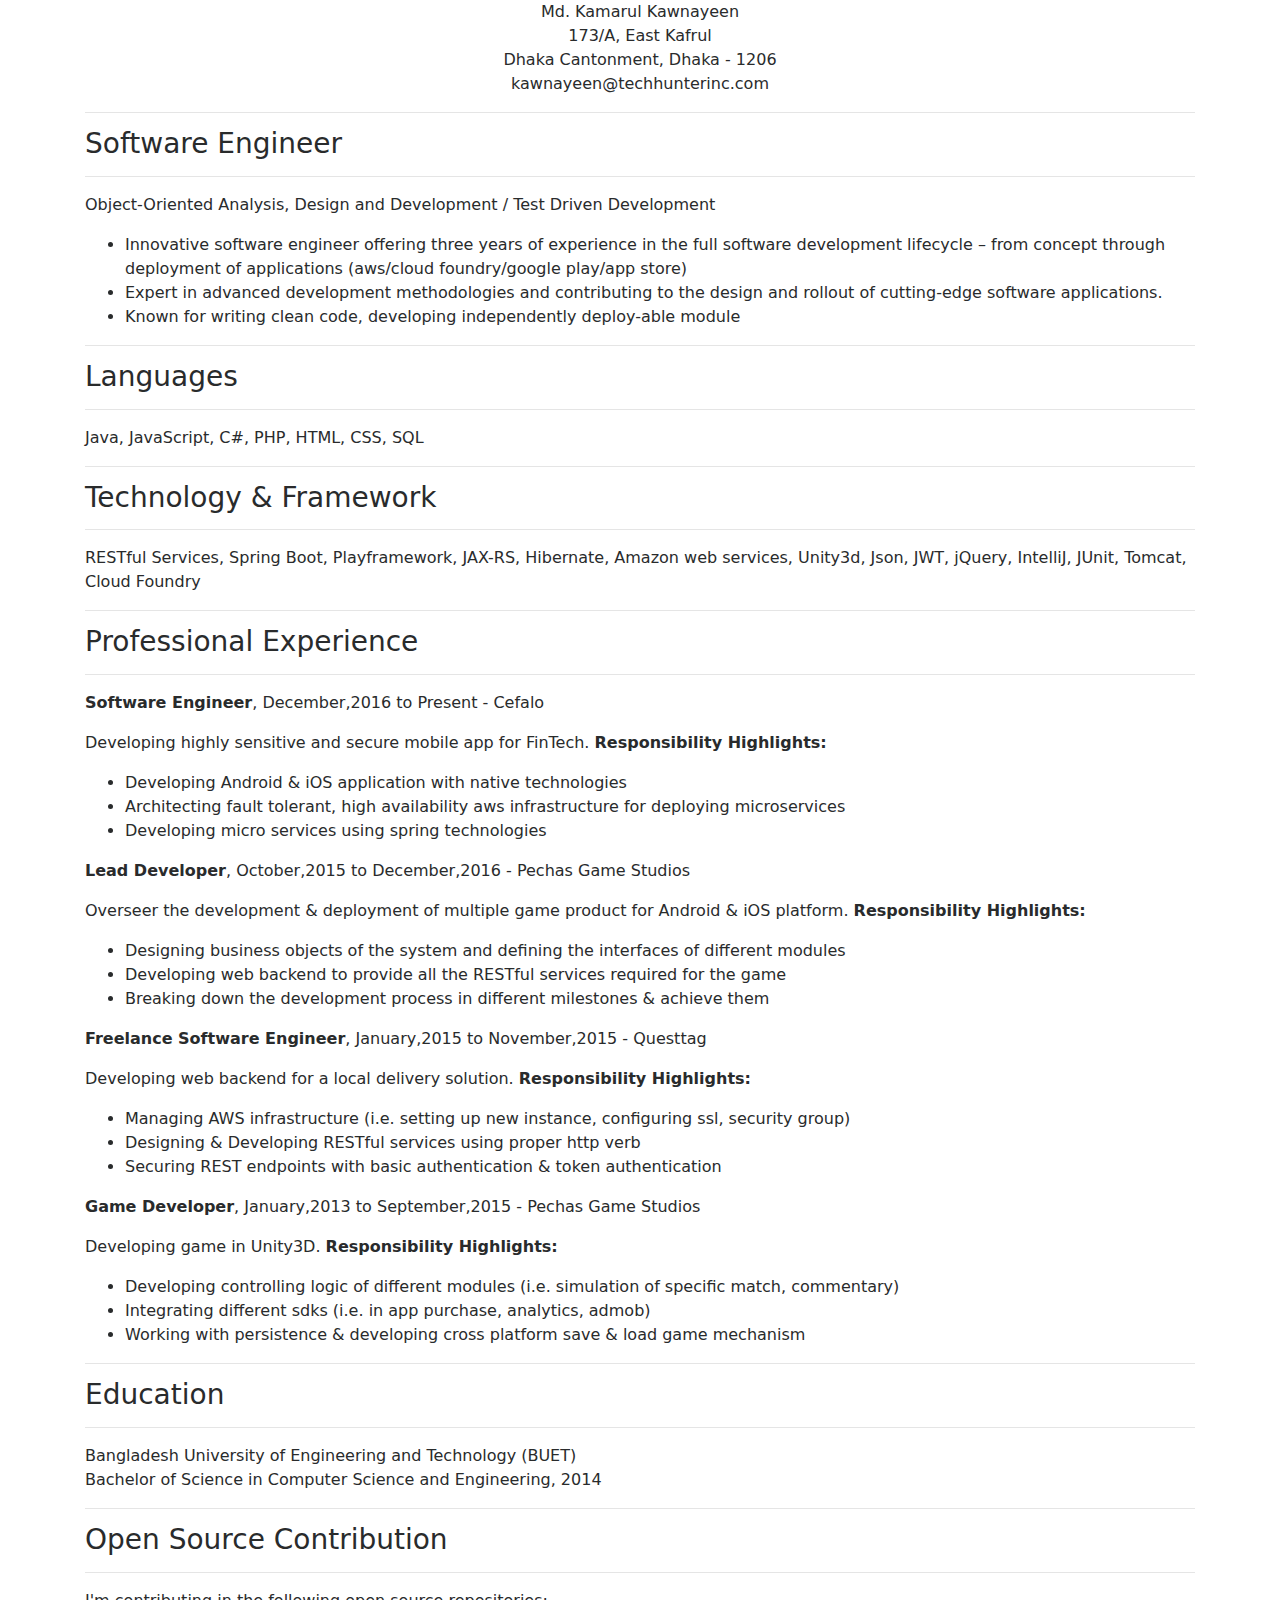
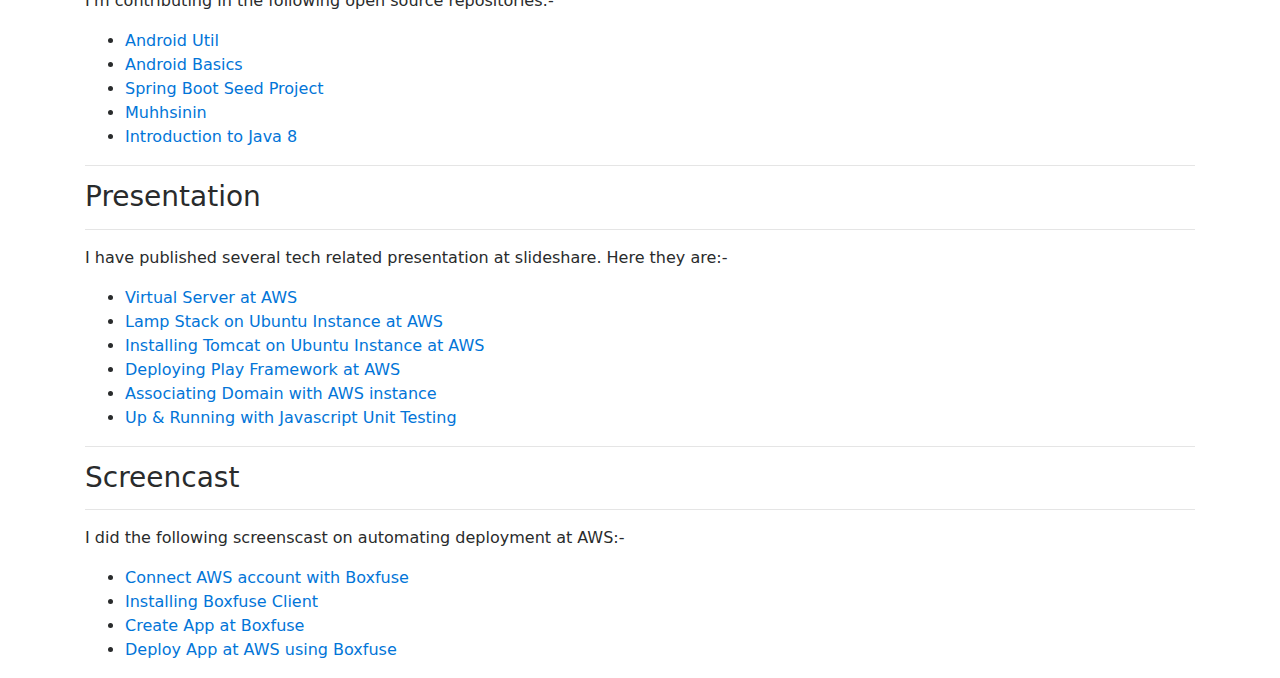
<file: index.html>
<!DOCTYPE html>
<html lang="en">
<head>
    <meta charset="utf-8">
    <meta name="viewport" content="width=device-width, initial-scale=1, shrink-to-fit=no">
    <title>Kamarul Kawnayeen</title>
    <link rel="stylesheet" href="css/bootstrap.min.css"/>
</head>
<body>
<div class="container">
    <div id="header" align="center">
    </div>
    <div id="profile-summary">
        <div id="profile-summary-heading">
            <hr/>
            <h3>Software Engineer</h3>
            <hr/>
        </div>
        <div id="profile-summary-body">
        </div>
    </div>
    <div id="programming-language">
        <div id="programming-language-heading">
            <hr/>
            <h3>Languages</h3>
            <hr/>
        </div>
        <div id="programming-language-body">
            <p>Java, JavaScript, C#, PHP, HTML, CSS, SQL</p>
        </div>
    </div>
    <div id="technical-tool">
        <div id="technical-tool-heading">
            <hr/>
            <h3>Technology & Framework</h3>
            <hr/>
        </div>
        <div id="technical-tool-body">
            <p>
                RESTful Services, Spring Boot, Playframework, JAX-RS, Hibernate, Amazon web services,
                Unity3d, Json, JWT, jQuery, IntelliJ, JUnit, Tomcat, Cloud Foundry
            </p>
        </div>
    </div>
    <div id="professional">
        <div id="professional-heading">
            <hr/>
            <h3>Professional Experience</h3>
            <hr/>
        </div>
        <div id="professional-body">
        </div>
    </div>
    <div id="education">
        <div id="education-heading">
            <hr/>
            <h3>Education</h3>
            <hr/>
        </div>
        <div id="education-body">
            <p>
                Bangladesh University of Engineering and Technology (BUET)<br/>
                Bachelor of Science in Computer Science and Engineering, 2014
            </p>
        </div>
    </div>
    <div id="opensource">
        <div id="opensource-heading">
            <hr/>
            <h3>Open Source Contribution</h3>
            <hr/>
        </div>
        <div id="opensource-body">
            <p>I'm contributing in the following open source repositories:-</p>
            <div id="opensource-body-content">

            </div>
        </div>
    </div>
    <div id="presentation">
        <div id="presentation-heading">
            <hr/>
            <h3>Presentation</h3>
            <hr/>
        </div>
        <div id="presentation-body">
            <p>I have published several tech related presentation at slideshare. Here they are:-</p>
            <div id="presentation-body-content">
            </div>
        </div>
    </div>
    <div id="screencast">
        <div id="screencast-heading">
            <hr/>
            <h3>Screencast</h3>
            <hr/>
        </div>
        <div id="screencast-body">
            <p>I did the following screenscast on automating deployment at AWS:-</p>
            <div id="screencast-body-content">
            </div>
        </div>
    </div>
</div>
<script src="js/libs/jquery-3.1.1.min.js"></script>
<script src="js/libs/tether.min.js"></script>
<script src="js/libs/bootstrap.min.js"></script>
<script src="js/profile.js"></script>
<script src="js/presentation.js"></script>
<script src="js/job.js"></script>
<script src="js/misc/analytics.js"></script>
</body>
</html>
</file>
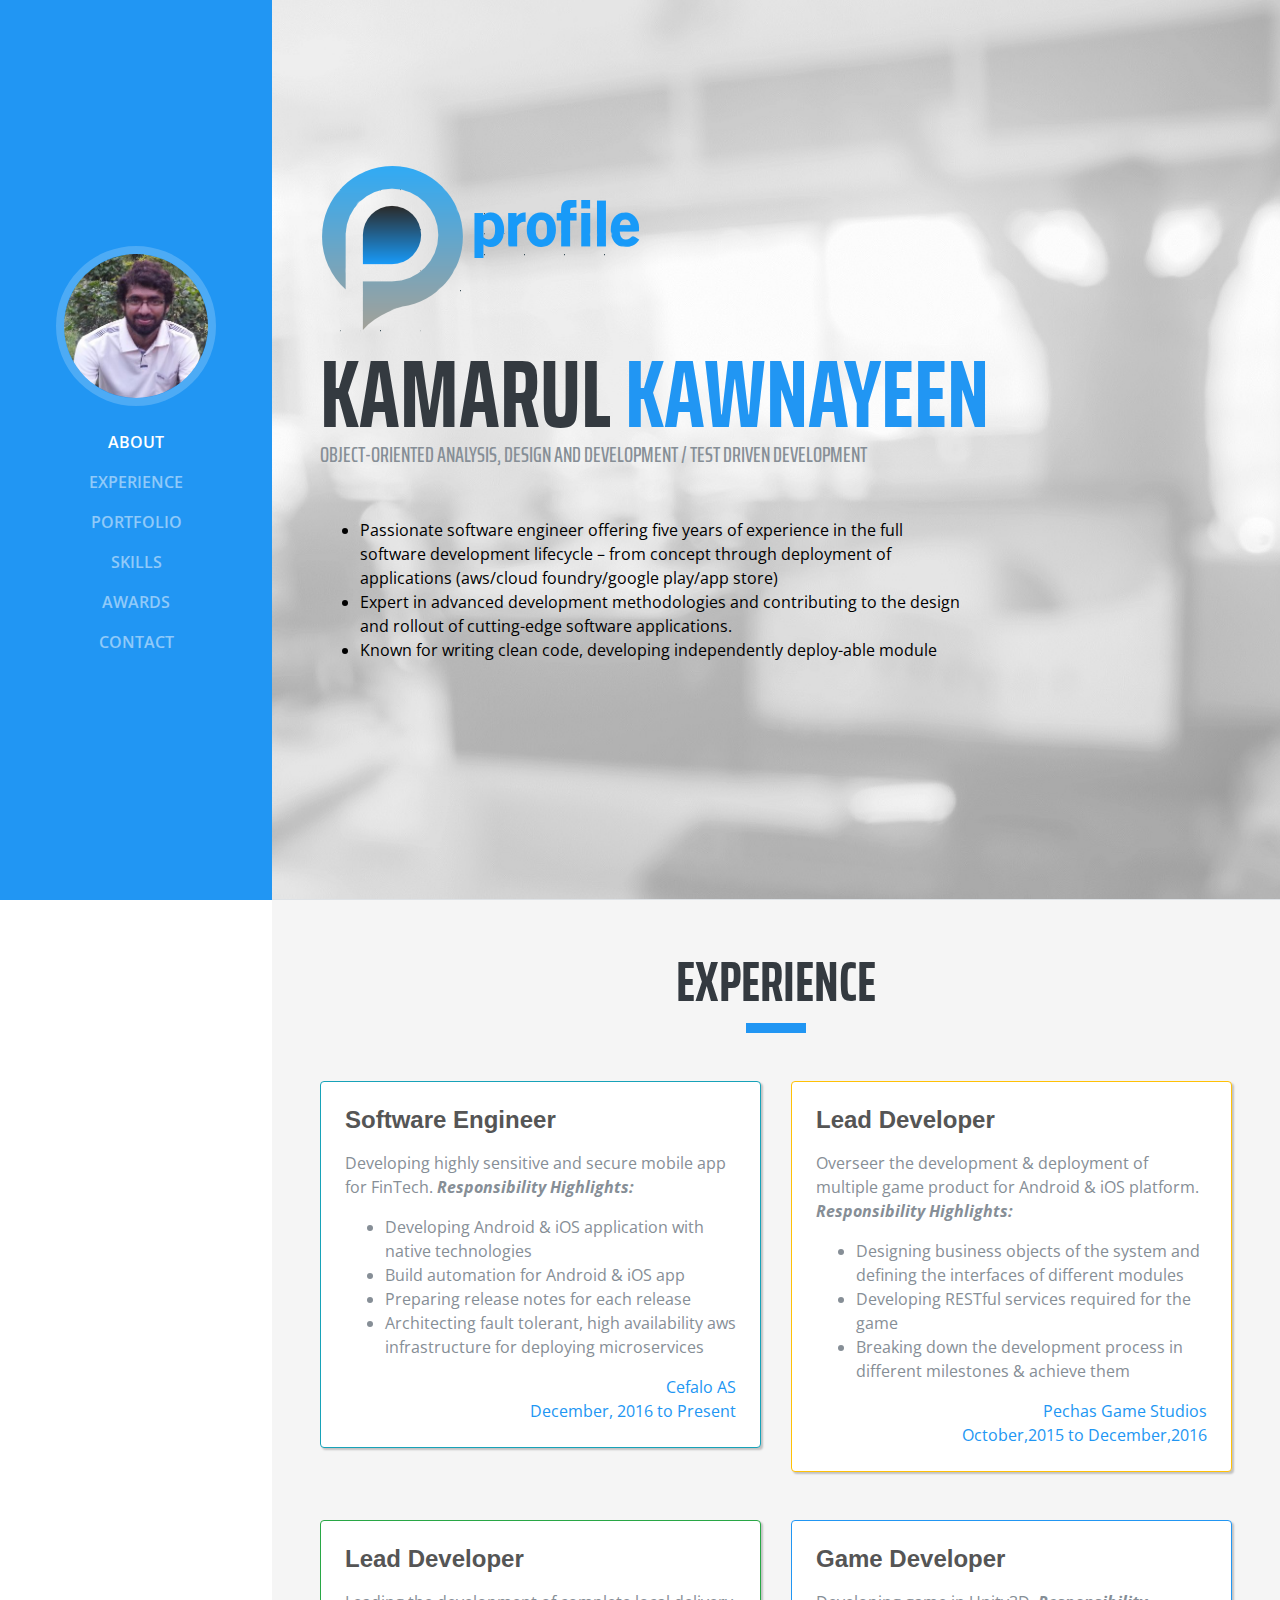
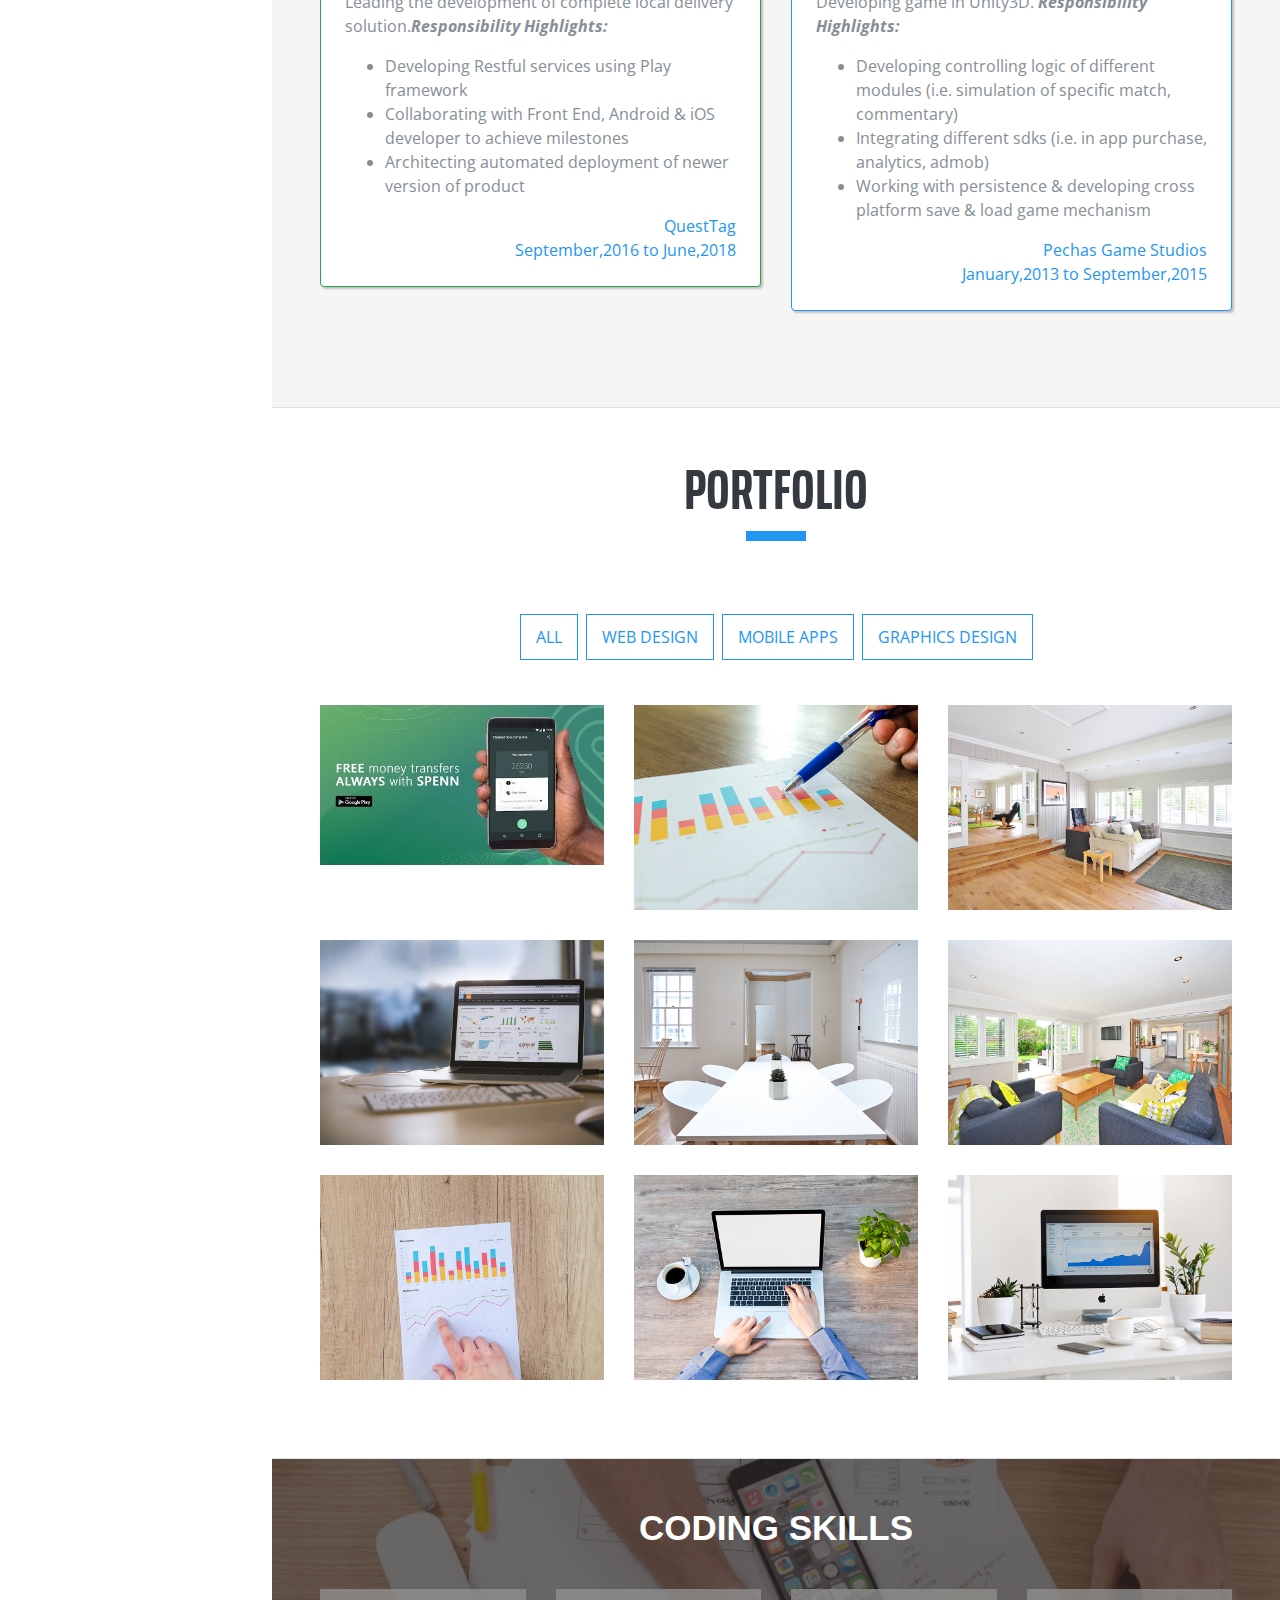
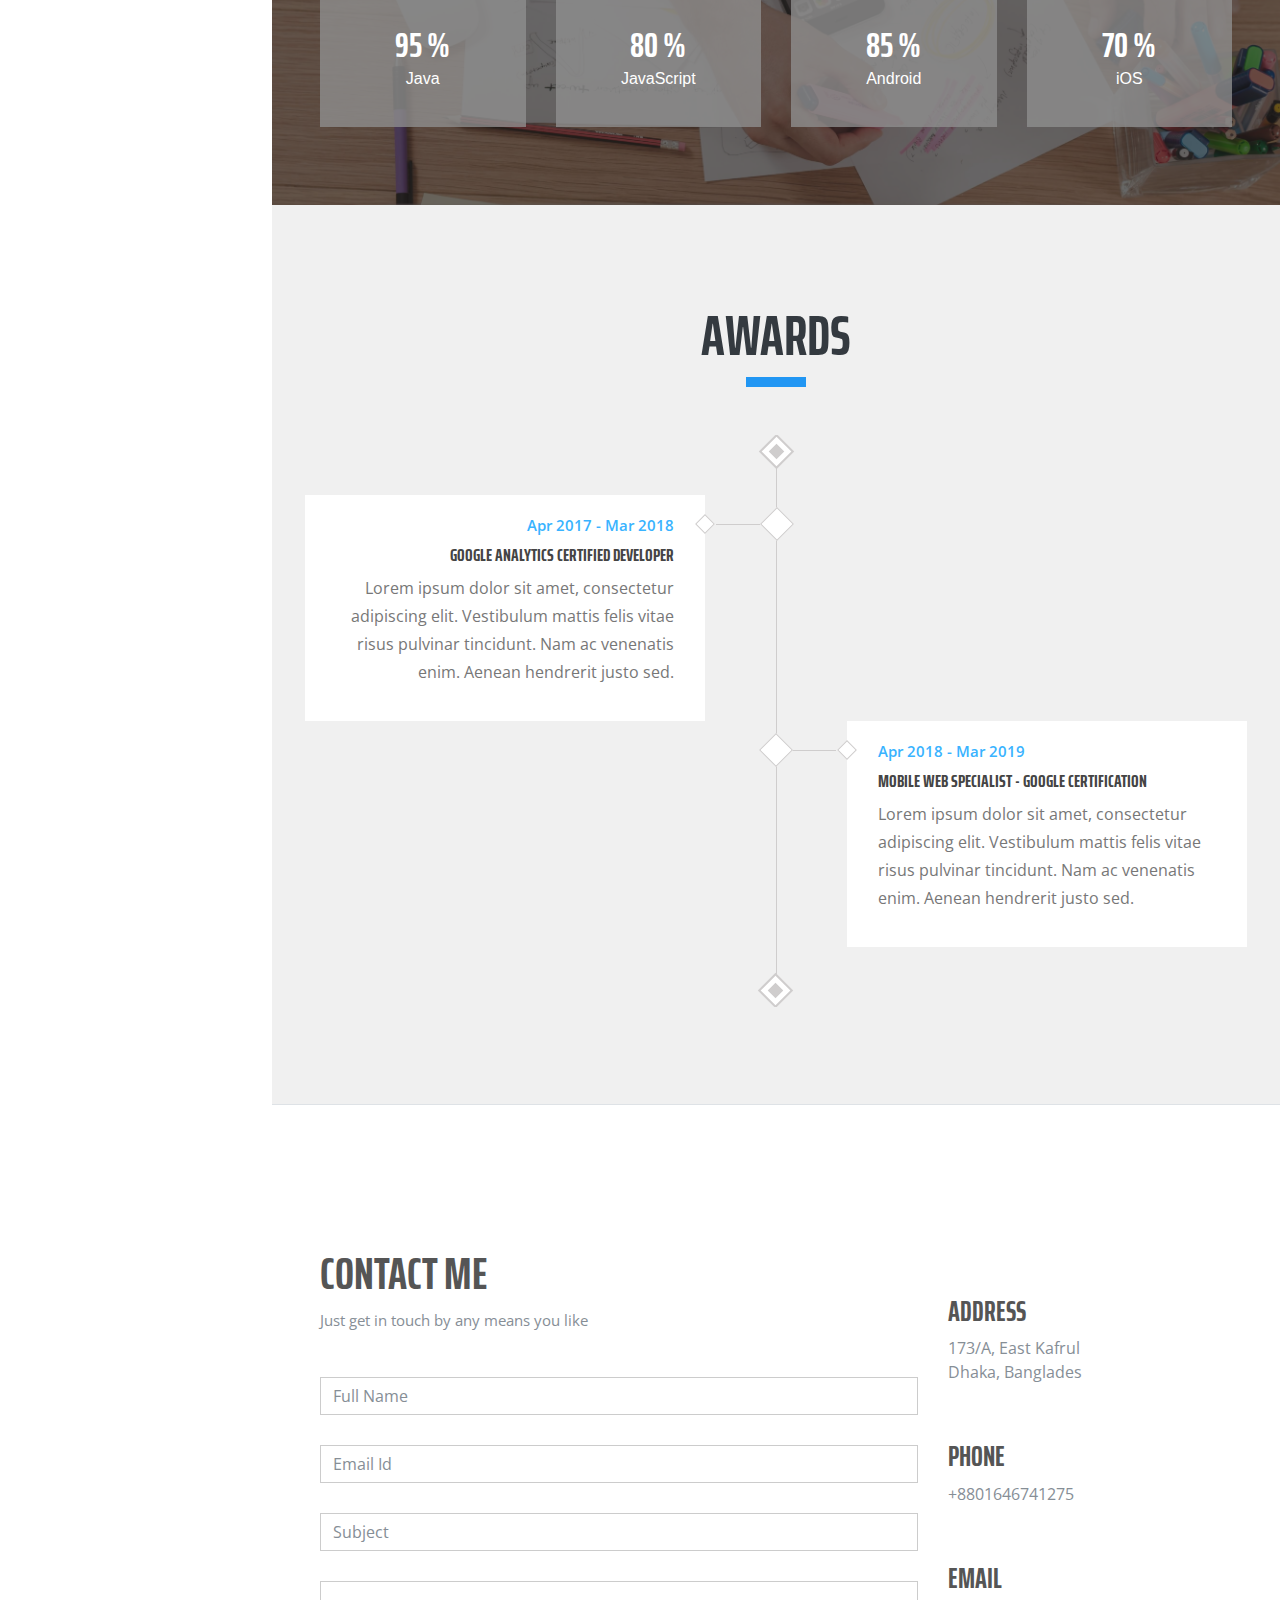
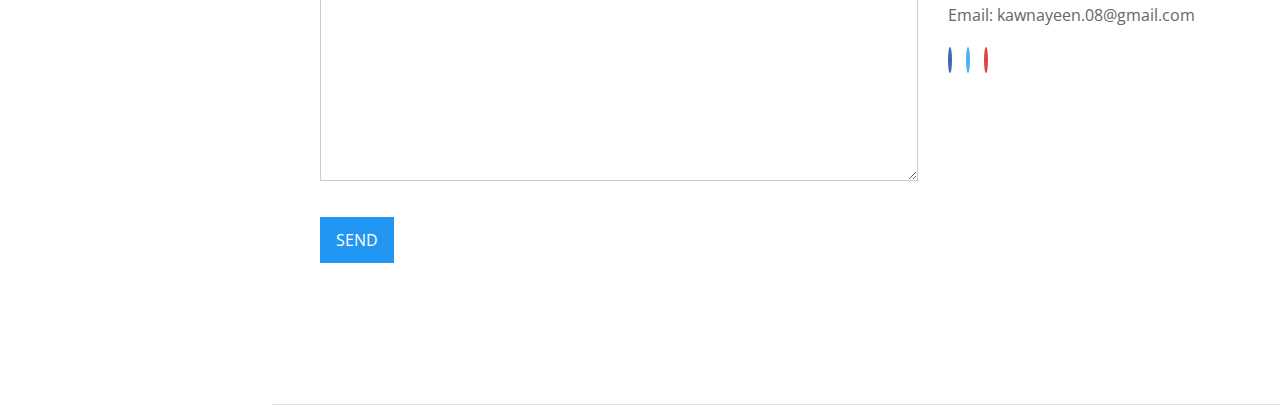
<file: profile/index.html>
<!DOCTYPE html>
<html lang="en">

<head>
    <meta charset="utf-8">
    <meta name="viewport" content="width=device-width, initial-scale=1, shrink-to-fit=no">
    <meta name="description" content="">
    <meta name="author" content="">

    <link rel="shortcut icon" href="img/favicon.ico">
    <title>Kamarul Kawnayeen</title>

    <!-- Global stylesheets -->
    <link href="css/bootstrap/bootstrap.min.css" rel="stylesheet">
    <link href="https://fonts.googleapis.com/css?family=Saira+Extra+Condensed:100,200,300,400,500,600,700,800,900"
          rel="stylesheet">
    <link href="https://fonts.googleapis.com/css?family=Open+Sans:300,300i,400,400i,600,600i,700,700i,800,800i"
          rel="stylesheet">
    <link rel="stylesheet" href="https://use.fontawesome.com/releases/v5.4.1/css/all.css"
          integrity="sha384-5sAR7xN1Nv6T6+dT2mhtzEpVJvfS3NScPQTrOxhwjIuvcA67KV2R5Jz6kr4abQsz" crossorigin="anonymous">
    <link href="css/devicons/css/devicons.min.css" rel="stylesheet">
    <link href="css/simple-line-icons/css/simple-line-icons.css" rel="stylesheet">
    <link href="css/style.css" rel="stylesheet">
</head>

<body id="page-top">

<nav class="navbar navbar-expand-lg navbar-dark bg-primary fixed-top" id="sideNav">
    <a class="navbar-brand js-scroll-trigger" href="#page-top">
        <span class="d-block d-lg-none  mx-0 px-0"><img src="img/logo-white.png" alt="" class="img-fluid"></span>
        <span class="d-none d-lg-block">
          <img class="img-fluid img-profile rounded-circle mx-auto mb-2" src="img/profile.jpg" alt="">
        </span>
    </a>
    <button class="navbar-toggler" type="button" data-toggle="collapse" data-target="#navbarSupportedContent"
            aria-controls="navbarSupportedContent" aria-expanded="false" aria-label="Toggle navigation">
        <span class="navbar-toggler-icon"></span>
    </button>
    <div class="collapse navbar-collapse" id="navbarSupportedContent">
        <ul class="navbar-nav">
            <li class="nav-item">
                <a class="nav-link js-scroll-trigger" href="#about">About</a>
            </li>
            <li class="nav-item">
                <a class="nav-link js-scroll-trigger" href="#experience">Experience</a>
            </li>
            <li class="nav-item">
                <a class="nav-link js-scroll-trigger" href="#portfolio">Portfolio</a>
            </li>
            <li class="nav-item">
                <a class="nav-link js-scroll-trigger" href="#skills">Skills</a>
            </li>
            <li class="nav-item">
                <a class="nav-link js-scroll-trigger" href="#awards">Awards</a>
            </li>
            <li class="nav-item">
                <a class="nav-link js-scroll-trigger" href="#contact">Contact</a>
            </li>
        </ul>
    </div>
</nav>

<div class="container-fluid p-0">

    <!--====================================================
                        ABOUT
    ======================================================-->
    <section class="resume-section p-3 p-lg-5 d-flex d-column" id="about">
        <div class="my-auto">
            <img src="img/logo-s.png" class="img-fluid mb-3" alt="">
            <h1 class="mb-0">Kamarul
                <span class="text-primary">Kawnayeen</span>
            </h1>
            <div class="subheading mb-5">
                Object-Oriented Analysis, Design and Development / Test Driven Development
            </div>
            <div class="mb-5" style="max-width: 650px;color: black;">
                <ul>
                    <li>Passionate software engineer offering five years of experience in the full software development
                        lifecycle – from concept through deployment of applications (aws/cloud foundry/google play/app
                        store)
                    </li>
                    <li>Expert in advanced development methodologies and contributing to the design and rollout of
                        cutting-edge software applications.
                    </li>
                    <li>Known for writing clean code, developing independently deploy-able module</li>
                </ul>
            </div>
            <ul class="list-inline list-social-icons mb-0">
                <li class="list-inline-item">
                    <a href="https://www.linkedin.com/in/kamarul-kawnayeen-008b8936/">
                  <span class="fa-stack fa-lg">
                    <i class="fa fa-circle fa-stack-2x"></i>
                    <i class="fab fa-linkedin fa-stack-1x fa-inverse"></i>
                  </span>
                    </a>
                </li>
                <li class="list-inline-item">
                    <a href="https://github.com/kawnayeen">
                  <span class="fa-stack fa-lg">
                    <i class="fa fa-circle fa-stack-2x"></i>
                    <i class="fab fa-github fa-stack-1x fa-inverse"></i>
                  </span>
                    </a>
                </li>
                <li class="list-inline-item">
                    <a href="https://www.hackerrank.com/kawnayeen">
                  <span class="fa-stack fa-lg">
                    <i class="fa fa-circle fa-stack-2x"></i>
                    <i class="fab fa-hackerrank fa-stack-1x fa-inverse"></i>
                  </span>
                    </a>
                </li>
                <li class="list-inline-item">
                    <a href="https://twitter.com/kawnayeen08">
                  <span class="fa-stack fa-lg">
                    <i class="fa fa-circle fa-stack-2x"></i>
                    <i class="fab fa-twitter fa-stack-1x fa-inverse"></i>
                  </span>
                    </a>
                </li>
            </ul>
        </div>
    </section>

    <!--====================================================
                        EXPERIENCE
    ======================================================-->
    <section class="resume-section p-3 p-lg-5 " id="experience">
        <div class="row my-auto">
            <div class="col-12">
                <h2 class="  text-center">Experience</h2>
                <div class="mb-5 heading-border"></div>
            </div>
            <div class="resume-item col-md-6 col-sm-12 ">
                <div class="card mx-0 p-4 mb-5"
                     style="border-color: #17a2b8; box-shadow: 2px 2px 2px rgba(0, 0, 0, 0.21);">
                    <div class=" resume-content mr-auto">
                        <h4 class="mb-3">Software Engineer</h4>
                        <p>Developing highly sensitive and secure mobile app for FinTech. <b><i>Responsibility
                            Highlights:</i></b></p>
                        <ul>
                            <li>Developing Android & iOS application with native technologies</li>
                            <li>Build automation for Android & iOS app</li>
                            <li>Preparing release notes for each release</li>
                            <li>Architecting fault tolerant, high availability aws infrastructure for deploying
                                microservices
                            </li>
                        </ul>
                    </div>
                    <div class="resume-date text-md-right">
                        <span class="text-primary">Cefalo AS</span><br/>
                        <span class="text-primary">December, 2016 to Present</span>
                    </div>
                </div>
            </div>
            <div class="resume-item col-md-6 col-sm-12">
                <div class="card mx-0 p-4 mb-5"
                     style="border-color: #ffc107; box-shadow: 2px 2px 2px rgba(0, 0, 0, 0.21);">
                    <div class="resume-content mr-auto">
                        <h4 class="mb-3">Lead Developer</h4>
                        <p>Overseer the development & deployment of multiple game product for Android & iOS platform.<b><i>
                            Responsibility Highlights:</i></b></p>
                        <ul>
                            <li>Designing business objects of the system and defining the interfaces of different
                                modules
                            </li>
                            <li>Developing RESTful services required for the game</li>
                            <li>Breaking down the development process in different milestones & achieve them</li>
                        </ul>
                    </div>
                    <div class="resume-date text-md-right">
                        <span class="text-primary">Pechas Game Studios</span><br/>
                        <span class="text-primary">October,2015 to December,2016</span>
                    </div>
                </div>
            </div>
            <div class="resume-item col-md-6 col-sm-12">
                <div class="card mx-0 p-4 mb-5"
                     style="border-color: #28a745; box-shadow: 2px 2px 2px rgba(0, 0, 0, 0.21);">
                    <div class="resume-content mr-auto">
                        <h4 class="mb-3">Lead Developer</h4>
                        <p>Leading the development of complete local delivery solution.<b><i>Responsibility
                            Highlights:</i></b></p>
                        <ul>
                            <li>Developing Restful services using Play framework</li>
                            <li>Collaborating with Front End, Android & iOS developer to achieve milestones</li>
                            <li>Architecting automated deployment of newer version of product</li>
                        </ul>
                    </div>
                    <div class="resume-date text-md-right">
                        <span class="text-primary">QuestTag</span><br/>
                        <span class="text-primary">September,2016 to June,2018</span>
                    </div>
                </div>
            </div>
            <div class="resume-item col-md-6 col-sm-12">
                <div class="card mx-0 p-4 mb-5"
                     style="border-color: #2196f3; box-shadow: 2px 2px 2px rgba(0, 0, 0, 0.21);">
                    <div class="resume-content mr-auto">
                        <h4 class="mb-3">Game Developer</h4>
                        <p>Developing game in Unity3D. <b><i>Responsibility Highlights:</i></b></p>
                        <ul>
                            <li>Developing controlling logic of different modules (i.e. simulation of specific match,
                                commentary)
                            </li>
                            <li>Integrating different sdks (i.e. in app purchase, analytics, admob)</li>
                            <li>Working with persistence & developing cross platform save & load game mechanism</li>
                        </ul>
                    </div>
                    <div class="resume-date text-md-right">
                        <span class="text-primary">Pechas Game Studios</span><br/>
                        <span class="text-primary">January,2013 to September,2015</span>
                    </div>
                </div>
            </div>
        </div>
    </section>

    <!--====================================================
                        PORTFOLIO
    ======================================================-->
    <section class="resume-section p-3 p-lg-5 d-flex flex-column" id="portfolio">
        <div class="row my-auto">
            <div class="col-12">
                <h2 class="  text-center">Portfolio</h2>
                <div class="mb-5 heading-border"></div>
            </div>
            <div class="col-md-12">
                <div class="port-head-cont">
                    <button class="btn btn-general btn-green filter-b" data-filter="all">All</button>
                    <button class="btn btn-general btn-green filter-b" data-filter="consulting">Web Design</button>
                    <button class="btn btn-general btn-green filter-b" data-filter="finance">Mobile Apps</button>
                    <button class="btn btn-general btn-green filter-b" data-filter="marketing">Graphics Design</button>
                </div>
            </div>
        </div>
        <div class="row my-auto">
            <div class="col-sm-4 portfolio-item filter marketing">
                <a class="portfolio-link" href="#portfolioModal1" data-toggle="modal">
                    <div class="caption-port">
                        <div class="caption-port-content">
                            <i class="fa fa-search-plus fa-3x"></i>
                        </div>
                    </div>
                    <img class="img-fluid" src="img/portfolio/p-1.jpg" alt="">
                </a>
            </div>
            <div class="col-sm-4 portfolio-item filter finance">
                <a class="portfolio-link" href="#portfolioModal4" data-toggle="modal">
                    <div class="caption-port">
                        <div class="caption-port-content">
                            <i class="fa fa-search-plus fa-3x"></i>
                        </div>
                    </div>
                    <img class="img-fluid" src="img/portfolio/p-4.jpg" alt="">
                </a>
            </div>
            <div class="col-sm-4 portfolio-item filter marketing">
                <a class="portfolio-link" href="#portfolioModal5" data-toggle="modal">
                    <div class="caption-port">
                        <div class="caption-port-content">
                            <i class="fa fa-search-plus fa-3x"></i>
                        </div>
                    </div>
                    <img class="img-fluid" src="img/portfolio/p-5.jpg" alt="">
                </a>
            </div>
            <div class="col-sm-4 portfolio-item filter consulting">
                <a class="portfolio-link" href="#portfolioModal6" data-toggle="modal">
                    <div class="caption-port">
                        <div class="caption-port-content">
                            <i class="fa fa-search-plus fa-3x"></i>
                        </div>
                    </div>
                    <img class="img-fluid" src="img/portfolio/p-6.jpg" alt="">
                </a>
            </div>
            <div class="col-sm-4 portfolio-item filter consulting">
                <a class="portfolio-link" href="#portfolioModal7" data-toggle="modal">
                    <div class="caption-port">
                        <div class="caption-port-content">
                            <i class="fa fa-search-plus fa-3x"></i>
                        </div>
                    </div>
                    <img class="img-fluid" src="img/portfolio/p-7.jpg" alt="">
                </a>
            </div>
            <div class="col-sm-4 portfolio-item filter consulting">
                <a class="portfolio-link" href="#portfolioModal8" data-toggle="modal">
                    <div class="caption-port">
                        <div class="caption-port-content">
                            <i class="fa fa-search-plus fa-3x"></i>
                        </div>
                    </div>
                    <img class="img-fluid" src="img/portfolio/p-8.jpg" alt="">
                </a>
            </div>
            <div class="col-sm-4 portfolio-item filter finance">
                <a class="portfolio-link" href="#portfolioModal9" data-toggle="modal">
                    <div class="caption-port">
                        <div class="caption-port-content">
                            <i class="fa fa-search-plus fa-3x"></i>
                        </div>
                    </div>
                    <img class="img-fluid" src="img/portfolio/p-9.jpg" alt="">
                </a>
            </div>

            <div class="col-sm-4 portfolio-item filter marketing">
                <a class="portfolio-link" href="#portfolioModal2" data-toggle="modal">
                    <div class="caption-port">
                        <div class="caption-port-content">
                            <i class="fa fa-search-plus fa-3x"></i>
                        </div>
                    </div>
                    <img class="img-fluid" src="img/portfolio/p-2.jpg" alt="">
                </a>
            </div>
            <div class="col-sm-4 portfolio-item filter finance">
                <a class="portfolio-link" href="#portfolioModal3" data-toggle="modal">
                    <div class="caption-port">
                        <div class="caption-port-content">
                            <i class="fa fa-search-plus fa-3x"></i>
                        </div>
                    </div>
                    <img class="img-fluid" src="img/portfolio/p-3.jpg" alt="">
                </a>
            </div>
        </div>
    </section>

    <!--====================================================
                        SKILLS
    ======================================================-->
    <section class=" d-flex flex-column" id="skills">
        <div class="p-lg-5 p-3 skill-cover">
            <h3 class="text-center text-white">Coding Skills</h3>
            <div class="row text-center my-auto ">
                <div class="col-md-3 col-sm-6">
                    <div class="skill-item">
                        <i class="fab fa-java fa-5x"></i>
                        <h2><span class="counter"> 95 </span><span>%</span></h2>
                        <p>Java</p>
                    </div>
                </div>
                <div class="col-md-3 col-sm-6">
                    <div class="skill-item">
                        <i class="fab fa-js-square fa-5x"></i>
                        <h2><span class="counter"> 80 </span><span>%</span></h2>
                        <p>JavaScript</p>
                    </div>
                </div>
                <div class="col-md-3 col-sm-6">
                    <div class="skill-item">
                        <i class="fab fa-android fa-5x"></i>
                        <h2><span class="counter"> 85 </span><span>%</span></h2>
                        <p>Android</p>
                    </div>
                </div>
                <div class="col-md-3 col-sm-6">
                    <div class="skill-item">
                        <i class="fab fa-app-store-ios fa-5x"></i>
                        <h2><span class="counter"> 70 </span><span>%</span></h2>
                        <p>iOS</p>
                    </div>
                </div>
            </div>
        </div>
    </section>

    <!--====================================================
                           AWARDS
    ======================================================-->
    <section class="resume-section p-3 p-lg-5 d-flex flex-column" id="awards">
        <div class="row my-auto">
            <div class="col-12">
                <h2 class="  text-center">Awards</h2>
                <div class="mb-5 heading-border"></div>
            </div>
            <div class="main-award" id="award-box">
                <div class="award">
                    <div class="award-icon"></div>
                    <div class="award-content">
                        <span class="date">Apr 2017 - Mar 2018</span>
                        <h5 class="title">Google Analytics Certified Developer</h5>
                        <p class="description">
                            Lorem ipsum dolor sit amet, consectetur adipiscing elit. Vestibulum mattis felis vitae risus
                            pulvinar tincidunt. Nam ac venenatis enim. Aenean hendrerit justo sed.
                        </p>
                    </div>
                </div>
                <div class="award">
                    <div class="award-icon"></div>
                    <div class="award-content">
                        <span class="date">Apr 2018 - Mar 2019</span>
                        <h5 class="title">Mobile Web Specialist - Google Certification</h5>
                        <p class="description">
                            Lorem ipsum dolor sit amet, consectetur adipiscing elit. Vestibulum mattis felis vitae risus
                            pulvinar tincidunt. Nam ac venenatis enim. Aenean hendrerit justo sed.
                        </p>
                    </div>
                </div>
            </div>
        </div>
    </section>

    <!--====================================================
                          CONTACT
    ======================================================-->
    <section class="resume-section p-3 p-lg-5 d-flex flex-column">
        <div class="row my-auto" id="contact">
            <div class="col-md-8">
                <div class="contact-cont">
                    <h3>CONTACT Me</h3>
                    <div class="heading-border-light"></div>
                    <p>Just get in touch by any means you like</p>
                </div>
                <div class="row con-form">
                    <div class="col-md-12">
                        <input type="text" name="full-name" placeholder="Full Name" class="form-control">
                    </div>
                    <div class="col-md-12">
                        <input type="text" name="email" placeholder="Email Id" class="form-control">
                    </div>
                    <div class="col-md-12">
                        <input type="text" name="subject" placeholder="Subject" class="form-control">
                    </div>
                    <div class="col-md-12"><textarea name="" id=""></textarea></div>
                    <div class="col-md-12 sub-but">
                        <button class="btn btn-general btn-white" role="button">Send</button>
                    </div>
                </div>
            </div>
            <div class="col-md-4 col-sm-12 mt-5">
                <div class="contact-cont2">
                    <div class="contact-add contact-box-desc">
                        <h3><i class="fas fa-map-marker cl-atlantis fa-2x"></i> Address</h3>
                        <p>173/A, East Kafrul <br>
                            Dhaka, Banglades <br></p>
                    </div>
                    <div class="contact-phone contact-side-desc contact-box-desc">
                        <h3><i class="fas fa-phone cl-atlantis fa-2x"></i> Phone</h3>
                        <p>+8801646741275</p>
                    </div>
                    <div class="contact-mail contact-side-desc contact-box-desc">
                        <h3><i class="far fa-envelope cl-atlantis fa-2x"></i> Email</h3>
                        <address class="address-details-f">
                            Email: <a href="mailto:info@themsbit.com" class="">kawnayeen.08@gmail.com</a>
                        </address>
                        <ul class="list-inline social-icon-f top-data">
                            <li><a href="https://www.linkedin.com/in/kamarul-kawnayeen-008b8936/" target="_empty"><i
                                    class="fab top-social fa-linkedin"
                                    style="color: #4267b2; border-color:#4267b2;"></i></a>
                            </li>
                            <li><a href="https://twitter.com/kawnayeen08" target="_empty"><i
                                    class="fab top-social fa-twitter"
                                    style="color: #4AB3F4; border-color:#4AB3F4;"></i></a>
                            </li>
                            <li><a href="https://www.hackerrank.com/kawnayeen" target="_empty"><i
                                    class="fab top-social fa-hackerrank"
                                    style="color: #e24343; border-color:#e24343;"></i></a>
                            </li>
                        </ul>
                    </div>
                </div>
            </div>
        </div>
    </section>
</div>

<!--====================================================
                    PORTFOLIO MODALS
======================================================-->
<div class="portfolio-modal modal fade" id="portfolioModal1" tabindex="-1" role="dialog" aria-hidden="true">
    <div class="modal-dialog" role="document">
        <div class="modal-content">
            <div class="close-modal" data-dismiss="modal">
                <div class="lr">
                    <div class="rl"></div>
                </div>
            </div>
            <div class="container">
                <div class="row">
                    <div class="modal-body">
                        <div class="title-bar">
                            <div class="col-md-12">
                                <h2 class="text-center">SPENN</h2>
                                <div class="heading-border"></div>
                            </div>
                        </div>
                        <div class="row">
                            <div class="col-md-6">
                                <iframe width="420" height="315"
                                        src="https://www.youtube.com/embed/i29m86oiDNA" frameborder="0" allowfullscreen>
                                </iframe>
                            </div>
                            <div class="col-md-6">
                                <p>Wave goodbye to transaction fees forever! Send, receive & request money, pay in stores and
                                    get paid instantly and for free with the SPENN mobile banking app</p>
                                <ul class="list-inline item-details">
                                    <li>Client:
                                        <strong>
                                            <a href="#">Blockbonds</a>
                                        </strong>
                                    </li>
                                    <li>Date:
                                        <strong>
                                            <a href="#">March, 2017 to present</a>
                                        </strong>
                                    </li>
                                    <li>Service:
                                        <strong>
                                            <a href="#">Mobile App</a>
                                        </strong>
                                    </li>
                                </ul>
                                <button class="btn btn-general btn-white" type="button" data-dismiss="modal">
                                    <i class="fa fa-times"></i> Close
                                </button>
                            </div>
                        </div>
                    </div>
                </div>
            </div>
        </div>
    </div>
</div>
<div class="portfolio-modal modal fade" id="portfolioModal2" tabindex="-1" role="dialog" aria-hidden="true">
    <div class="modal-dialog" role="document">
        <div class="modal-content">
            <div class="close-modal" data-dismiss="modal">
                <div class="lr">
                    <div class="rl"></div>
                </div>
            </div>
            <div class="container">
                <div class="row">
                    <div class="modal-body">
                        <div class="title-bar">
                            <div class="col-md-12">
                                <h2 class="text-center">Our Project</h2>
                                <div class="heading-border"></div>
                            </div>
                        </div>
                        <div class="row">
                            <div class="col-md-6">
                                <img class="img-fluid img-centered" src="img/portfolio/p-2.jpg" alt="">
                            </div>
                            <div class="col-md-6">
                                <p>Our new Project every processes had become fragmented; meaning quality and service
                                    were inconsistent. This lack of standardization was adversely impacting operating
                                    costs, productivity and customer satisfaction. For several years now Payfast has
                                    worked strategically with innovations as a means of developing new solutions,
                                    products and services. In line with this vision, Success was approached to find new
                                    payments solutions to offer Payfast customers on their website, including open
                                    invoice and partial payments options.</p>
                                <ul class="list-inline item-details">
                                    <li>Client:
                                        <strong>
                                            <a href="#">Techs Soft</a>
                                        </strong>
                                    </li>
                                    <li>Date:
                                        <strong>
                                            <a href="#">April 2018</a>
                                        </strong>
                                    </li>
                                    <li>Service:
                                        <strong>
                                            <a href="#">Web Development</a>
                                        </strong>
                                    </li>
                                </ul>
                                <button class="btn btn-general btn-white" type="button" data-dismiss="modal">
                                    <i class="fa fa-times"></i> Close
                                </button>
                            </div>
                        </div>
                    </div>
                </div>
            </div>
        </div>
    </div>
</div>
<div class="portfolio-modal modal fade" id="portfolioModal3" tabindex="-1" role="dialog" aria-hidden="true">
    <div class="modal-dialog" role="document">
        <div class="modal-content">
            <div class="close-modal" data-dismiss="modal">
                <div class="lr">
                    <div class="rl"></div>
                </div>
            </div>
            <div class="container">
                <div class="row">
                    <div class="modal-body">
                        <div class="title-bar">
                            <div class="col-md-12">
                                <h2 class="text-center">Our Project</h2>
                                <div class="heading-border"></div>
                            </div>
                        </div>
                        <div class="row">
                            <div class="col-md-6">
                                <img class="img-fluid img-centered" src="img/portfolio/p-3.jpg" alt="">
                            </div>
                            <div class="col-md-6">
                                <p>Our new Project every processes had become fragmented; meaning quality and service
                                    were inconsistent. This lack of standardization was adversely impacting operating
                                    costs, productivity and customer satisfaction. For several years now Payfast has
                                    worked strategically with innovations as a means of developing new solutions,
                                    products and services. In line with this vision, Success was approached to find new
                                    payments solutions to offer Payfast customers on their website, including open
                                    invoice and partial payments options.</p>
                                <ul class="list-inline item-details">
                                    <li>Client:
                                        <strong>
                                            <a href="#">Techs Soft</a>
                                        </strong>
                                    </li>
                                    <li>Date:
                                        <strong>
                                            <a href="#">April 2018</a>
                                        </strong>
                                    </li>
                                    <li>Service:
                                        <strong>
                                            <a href="#">Web Development</a>
                                        </strong>
                                    </li>
                                </ul>
                                <button class="btn btn-general btn-white" type="button" data-dismiss="modal">
                                    <i class="fa fa-times"></i> Close
                                </button>
                            </div>
                        </div>
                    </div>
                </div>
            </div>
        </div>
    </div>
</div>
<div class="portfolio-modal modal fade" id="portfolioModal4" tabindex="-1" role="dialog" aria-hidden="true">
    <div class="modal-dialog" role="document">
        <div class="modal-content">
            <div class="close-modal" data-dismiss="modal">
                <div class="lr">
                    <div class="rl"></div>
                </div>
            </div>
            <div class="container">
                <div class="row">
                    <div class="modal-body">
                        <div class="title-bar">
                            <div class="col-md-12">
                                <h2 class="text-center">Our Project</h2>
                                <div class="heading-border"></div>
                            </div>
                        </div>
                        <div class="row">
                            <div class="col-md-6">
                                <img class="img-fluid img-centered" src="img/portfolio/p-4.jpg" alt="">
                            </div>
                            <div class="col-md-6">
                                <p>Our new Project every processes had become fragmented; meaning quality and service
                                    were inconsistent. This lack of standardization was adversely impacting operating
                                    costs, productivity and customer satisfaction. For several years now Payfast has
                                    worked strategically with innovations as a means of developing new solutions,
                                    products and services. In line with this vision, Success was approached to find new
                                    payments solutions to offer Payfast customers on their website, including open
                                    invoice and partial payments options.</p>
                                <ul class="list-inline item-details">
                                    <li>Client:
                                        <strong>
                                            <a href="#">Techs Soft</a>
                                        </strong>
                                    </li>
                                    <li>Date:
                                        <strong>
                                            <a href="#">April 2018</a>
                                        </strong>
                                    </li>
                                    <li>Service:
                                        <strong>
                                            <a href="#">Web Development</a>
                                        </strong>
                                    </li>
                                </ul>
                                <button class="btn btn-general btn-white" type="button" data-dismiss="modal">
                                    <i class="fa fa-times"></i> Close
                                </button>
                            </div>
                        </div>
                    </div>
                </div>
            </div>
        </div>
    </div>
</div>
<div class="portfolio-modal modal fade" id="portfolioModal5" tabindex="-1" role="dialog" aria-hidden="true">
    <div class="modal-dialog" role="document">
        <div class="modal-content">
            <div class="close-modal" data-dismiss="modal">
                <div class="lr">
                    <div class="rl"></div>
                </div>
            </div>
            <div class="container">
                <div class="row">
                    <div class="modal-body">
                        <div class="title-bar">
                            <div class="col-md-12">
                                <h2 class="text-center">Our Project</h2>
                                <div class="heading-border"></div>
                            </div>
                        </div>
                        <div class="row">
                            <div class="col-md-6">
                                <img class="img-fluid img-centered" src="img/portfolio/p-5.jpg" alt="">
                            </div>
                            <div class="col-md-6">
                                <p>Our new Project every processes had become fragmented; meaning quality and service
                                    were inconsistent. This lack of standardization was adversely impacting operating
                                    costs, productivity and customer satisfaction. For several years now Payfast has
                                    worked strategically with innovations as a means of developing new solutions,
                                    products and services. In line with this vision, Success was approached to find new
                                    payments solutions to offer Payfast customers on their website, including open
                                    invoice and partial payments options.</p>
                                <ul class="list-inline item-details">
                                    <li>Client:
                                        <strong>
                                            <a href="#">Techs Soft</a>
                                        </strong>
                                    </li>
                                    <li>Date:
                                        <strong>
                                            <a href="#">April 2018</a>
                                        </strong>
                                    </li>
                                    <li>Service:
                                        <strong>
                                            <a href="#">Web Development</a>
                                        </strong>
                                    </li>
                                </ul>
                                <button class="btn btn-general btn-white" type="button" data-dismiss="modal">
                                    <i class="fa fa-times"></i> Close
                                </button>
                            </div>
                        </div>
                    </div>
                </div>
            </div>
        </div>
    </div>
</div>
<div class="portfolio-modal modal fade" id="portfolioModal6" tabindex="-1" role="dialog" aria-hidden="true">
    <div class="modal-dialog" role="document">
        <div class="modal-content">
            <div class="close-modal" data-dismiss="modal">
                <div class="lr">
                    <div class="rl"></div>
                </div>
            </div>
            <div class="container">
                <div class="row">
                    <div class="modal-body">
                        <div class="title-bar">
                            <div class="col-md-12">
                                <h2 class="text-center">Our Project</h2>
                                <div class="heading-border"></div>
                            </div>
                        </div>
                        <div class="row">
                            <div class="col-md-6">
                                <img class="img-fluid img-centered" src="img/portfolio/p-6.jpg" alt="">
                            </div>
                            <div class="col-md-6">
                                <p>Our new Project every processes had become fragmented; meaning quality and service
                                    were inconsistent. This lack of standardization was adversely impacting operating
                                    costs, productivity and customer satisfaction. For several years now Payfast has
                                    worked strategically with innovations as a means of developing new solutions,
                                    products and services. In line with this vision, Success was approached to find new
                                    payments solutions to offer Payfast customers on their website, including open
                                    invoice and partial payments options.</p>
                                <ul class="list-inline item-details">
                                    <li>Client:
                                        <strong>
                                            <a href="#">Techs Soft</a>
                                        </strong>
                                    </li>
                                    <li>Date:
                                        <strong>
                                            <a href="#">April 2018</a>
                                        </strong>
                                    </li>
                                    <li>Service:
                                        <strong>
                                            <a href="#">Web Development</a>
                                        </strong>
                                    </li>
                                </ul>
                                <button class="btn btn-general btn-white" type="button" data-dismiss="modal">
                                    <i class="fa fa-times"></i> Close
                                </button>
                            </div>
                        </div>
                    </div>
                </div>
            </div>
        </div>
    </div>
</div>
<div class="portfolio-modal modal fade" id="portfolioModal7" tabindex="-1" role="dialog" aria-hidden="true">
    <div class="modal-dialog" role="document">
        <div class="modal-content">
            <div class="close-modal" data-dismiss="modal">
                <div class="lr">
                    <div class="rl"></div>
                </div>
            </div>
            <div class="container">
                <div class="row">
                    <div class="modal-body">
                        <div class="title-bar">
                            <div class="col-md-12">
                                <h2 class="text-center">Our Project</h2>
                                <div class="heading-border"></div>
                            </div>
                        </div>
                        <div class="row">
                            <div class="col-md-6">
                                <img class="img-fluid img-centered" src="img/portfolio/p-7.jpg" alt="">
                            </div>
                            <div class="col-md-6">
                                <p>Our new Project every processes had become fragmented; meaning quality and service
                                    were inconsistent. This lack of standardization was adversely impacting operating
                                    costs, productivity and customer satisfaction. For several years now Payfast has
                                    worked strategically with innovations as a means of developing new solutions,
                                    products and services. In line with this vision, Success was approached to find new
                                    payments solutions to offer Payfast customers on their website, including open
                                    invoice and partial payments options.</p>
                                <ul class="list-inline item-details">
                                    <li>Client:
                                        <strong>
                                            <a href="#">Techs Soft</a>
                                        </strong>
                                    </li>
                                    <li>Date:
                                        <strong>
                                            <a href="#">April 2018</a>
                                        </strong>
                                    </li>
                                    <li>Service:
                                        <strong>
                                            <a href="#">Web Development</a>
                                        </strong>
                                    </li>
                                </ul>
                                <button class="btn btn-general btn-white" type="button" data-dismiss="modal">
                                    <i class="fa fa-times"></i> Close
                                </button>
                            </div>
                        </div>
                    </div>
                </div>
            </div>
        </div>
    </div>
</div>
<div class="portfolio-modal modal fade" id="portfolioModal8" tabindex="-1" role="dialog" aria-hidden="true">
    <div class="modal-dialog" role="document">
        <div class="modal-content">
            <div class="close-modal" data-dismiss="modal">
                <div class="lr">
                    <div class="rl"></div>
                </div>
            </div>
            <div class="container">
                <div class="row">
                    <div class="modal-body">
                        <div class="title-bar">
                            <div class="col-md-12">
                                <h2 class="text-center">Our Project</h2>
                                <div class="heading-border"></div>
                            </div>
                        </div>
                        <div class="row">
                            <div class="col-md-6">
                                <img class="img-fluid img-centered" src="img/portfolio/p-8.jpg" alt="">
                            </div>
                            <div class="col-md-6">
                                <p>Our new Project every processes had become fragmented; meaning quality and service
                                    were inconsistent. This lack of standardization was adversely impacting operating
                                    costs, productivity and customer satisfaction. For several years now Payfast has
                                    worked strategically with innovations as a means of developing new solutions,
                                    products and services. In line with this vision, Success was approached to find new
                                    payments solutions to offer Payfast customers on their website, including open
                                    invoice and partial payments options.</p>
                                <ul class="list-inline item-details">
                                    <li>Client:
                                        <strong>
                                            <a href="#">Techs Soft</a>
                                        </strong>
                                    </li>
                                    <li>Date:
                                        <strong>
                                            <a href="#">April 2018</a>
                                        </strong>
                                    </li>
                                    <li>Service:
                                        <strong>
                                            <a href="#">Web Development</a>
                                        </strong>
                                    </li>
                                </ul>
                                <button class="btn btn-general btn-white" type="button" data-dismiss="modal">
                                    <i class="fa fa-times"></i> Close
                                </button>
                            </div>
                        </div>
                    </div>
                </div>
            </div>
        </div>
    </div>
</div>
<div class="portfolio-modal modal fade" id="portfolioModal9" tabindex="-1" role="dialog" aria-hidden="true">
    <div class="modal-dialog" role="document">
        <div class="modal-content">
            <div class="close-modal" data-dismiss="modal">
                <div class="lr">
                    <div class="rl"></div>
                </div>
            </div>
            <div class="container">
                <div class="row">
                    <div class="modal-body">
                        <div class="title-bar">
                            <div class="col-md-12">
                                <h2 class="text-center">Our Project</h2>
                                <div class="heading-border"></div>
                            </div>
                        </div>
                        <div class="row">
                            <div class="col-md-6">
                                <img class="img-fluid img-centered" src="img/portfolio/p-9.jpg" alt="">
                            </div>
                            <div class="col-md-6">
                                <p>Our new Project every processes had become fragmented; meaning quality and service
                                    were inconsistent. This lack of standardization was adversely impacting operating
                                    costs, productivity and customer satisfaction. For several years now Payfast has
                                    worked strategically with innovations as a means of developing new solutions,
                                    products and services. In line with this vision, Success was approached to find new
                                    payments solutions to offer Payfast customers on their website, including open
                                    invoice and partial payments options.</p>
                                <ul class="list-inline item-details">
                                    <li>Client:
                                        <strong>
                                            <a href="#">Techs Soft</a>
                                        </strong>
                                    </li>
                                    <li>Date:
                                        <strong>
                                            <a href="#">April 2018</a>
                                        </strong>
                                    </li>
                                    <li>Service:
                                        <strong>
                                            <a href="#">Web Development</a>
                                        </strong>
                                    </li>
                                </ul>
                                <button class="btn btn-general btn-white" type="button" data-dismiss="modal">
                                    <i class="fa fa-times"></i> Close
                                </button>
                            </div>
                        </div>
                    </div>
                </div>
            </div>
        </div>
    </div>
</div>


<!-- Global javascript -->
<script src="js/jquery/jquery.min.js"></script>
<script src="js/bootstrap/bootstrap.bundle.min.js"></script>
<script src="js/jquery-easing/jquery.easing.min.js"></script>
<script src="js/counter/jquery.waypoints.min.js"></script>
<script src="js/counter/jquery.counterup.min.js"></script>
<script src="js/custom.js"></script>
<script>
    $(document).ready(function () {

        $(".filter-b").click(function () {
            var value = $(this).attr('data-filter');
            if (value == "all") {
                $('.filter').show('1000');
            }
            else {
                $(".filter").not('.' + value).hide('3000');
                $('.filter').filter('.' + value).show('3000');
            }
        });

        if ($(".filter-b").removeClass("active")) {
            $(this).removeClass("active");
        }
        $(this).addClass("active");
    });

    // SKILLS
    $(function () {
        $('.counter').counterUp({
            delay: 10,
            time: 2000
        });

    });
</script>
</body>

</html>
</file>
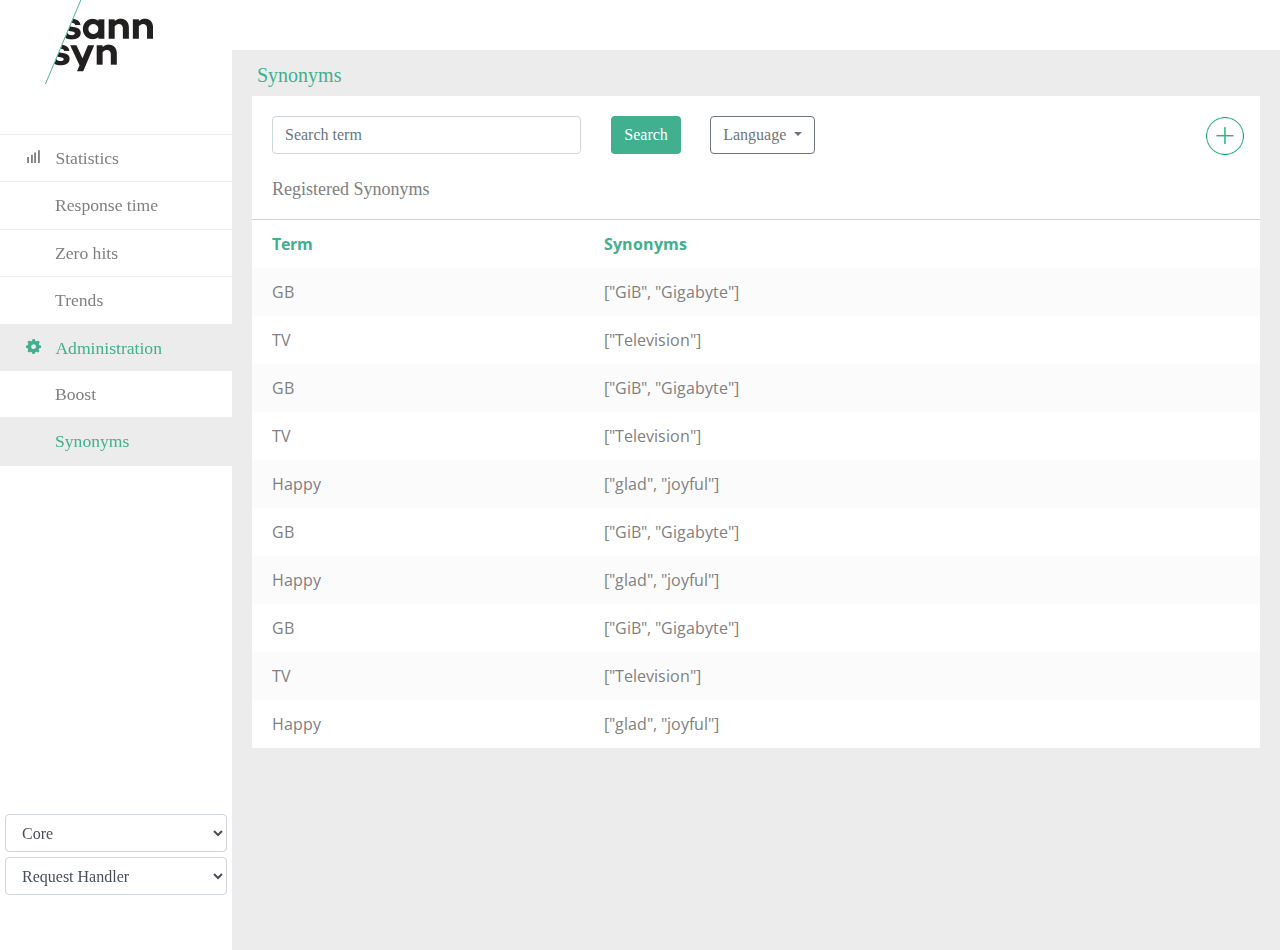
<file: solrui/index.html>
<!DOCTYPE html>
<html lang="en">
<head>
    <meta charset="utf-8">
    <meta name="viewport" content="width=device-width, initial-scale=1.0">
    <meta http-equiv="X-UA-Compatible" content="IE=edge">
    <title>FlexTesting</title>
    <link rel="stylesheet" href="https://stackpath.bootstrapcdn.com/bootstrap/4.3.1/css/bootstrap.min.css"
          integrity="sha384-ggOyR0iXCbMQv3Xipma34MD+dH/1fQ784/j6cY/iJTQUOhcWr7x9JvoRxT2MZw1T" crossorigin="anonymous">
    <link rel="stylesheet" href="https://use.fontawesome.com/releases/v5.8.1/css/all.css"
          integrity="sha384-50oBUHEmvpQ+1lW4y57PTFmhCaXp0ML5d60M1M7uH2+nqUivzIebhndOJK28anvf" crossorigin="anonymous">
    <link href="https://fonts.googleapis.com/css?family=Open+Sans" rel="stylesheet">
    <link rel="stylesheet"
          href="css/tagsinput.css"/>
    <link rel="stylesheet" href="css/style.css"/>
    <link rel="stylesheet" href="css/sannsyn-icon-font.css"/>
</head>
<body>
<div id="wrapper">
    <div id="sidebar">
        <div class="sannsyn-logo">
            <img src="img/logo.png" width="108" height="84" style="margin-left: 45px">
        </div>
        <ul class="list-unstyled components" id="sideNavigation">
            <li>
                <a href="#" class="menu-parent-a-border">
                    <span class="icon-analytics sidebar-icon-span"></span>
                    <span style="margin-left: 8px">Statistics</span>
                    <span class="float-right"><i class="fas fa-chevron-down" style="font-size: small"></i></span>
                </a>
                <ul class="list-unstyled">
                    <li>
                        <a href="#">
                            <span class="menu-text-padding">Response time</span>
                        </a>
                    </li>
                    <li>
                        <a href="#">
                            <span class="menu-text-padding">Zero hits</span>
                        </a>
                    </li>
                    <li>
                        <a href="#">
                            <span class="menu-text-padding">Trends</span>
                        </a>
                    </li>
                </ul>
            </li>
            <li class="active">
                <a href="#">
                    <span class="icon-settings sidebar-icon-span"></span>
                    <span style="margin-left: 8px">Administration</span>
                    <span class="float-right"><i class="fas fa-chevron-down" style="font-size: small"></i></span>
                </a>
                <ul class="list-unstyled">
                    <li>
                        <a href="#"><span class="menu-text-padding">Boost</span></a>
                    </li>
                    <li class="active">
                        <a href="#"><span class="menu-text-padding">Synonyms</span></a>
                    </li>
                </ul>
            </li>
        </ul>
        <div class="form-group" style="margin: 5px; position: fixed; bottom: 0; width: 222px">
            <select class="form-control">
                <option selected>Core</option>
                <option>Test core</option>
                <option>Good core</option>
            </select>
            <select class="form-control" style="margin-top: 5px">
                <option selected>Request Handler</option>
                <option>Select</option>
                <option>Search</option>
            </select>
        </div>
    </div>
    <div id="content">
        <div id="topNavigation" style="height: 50px">
            <ul class="list-inline float-right" style="display: none">
                <li class="list-inline-item"><a href="#">Operations</a></li>
                <li class="list-inline-item"><a href="#">Admin</a></li>
                <li class="list-inline-item"><a href="#">Help</a></li>
            </ul>
        </div>
        <div id="contentArea">
            <p style="padding-left: 25px;padding-top: 10px; height: 30px;font-size: 20px" class="sannsyn-green">
                Synonyms</p>
            <div id="actualContent">
                <div class="row" style="padding-left: 20px">
                    <div class="col-md-4">
                        <input type="text" class="form-control" placeholder="Search term">
                    </div>
                    <div class="col-md-1">
                        <button type="button" class="btn btn-sannsyn">Search</button>
                    </div>
                    <div class="col-md-2">
                        <div class="input-group-append" style="padding-left: 15px">
                            <button class="btn btn-outline-secondary dropdown-toggle" type="button"
                                    data-toggle="dropdown" aria-haspopup="true" aria-expanded="false">Language
                            </button>
                            <div class="dropdown-menu">
                                <a class="dropdown-item" href="#">English</a>
                                <a class="dropdown-item" href="#">Norwegian</a>
                            </div>
                        </div>
                    </div>
                    <div class="col-md-5">
                        <img src="img/plus_icon.png" width="40" height="40" class="float-right"
                             style="margin-right: 15px" onclick="showCreateSynonym()"/>
                    </div>
                </div>
                <p style="padding-left: 20px; padding-top: 20px; font-size: 18px; color: #808080">Registered
                    Synonyms</p>
                <table class="table table-striped anotherHover table-borderless" style="border-top:1px solid #d3d3d3">
                    <thead>
                    <tr>
                        <th scope="col" class="sannsyn-green">Term</th>
                        <th scope="col" class="sannsyn-green">Synonyms</th>
                    </tr>
                    </thead>
                    <tbody>
                    <tr>
                        <td>GB</td>
                        <td>["GiB", "Gigabyte"]</td>
                    </tr>
                    <tr>
                        <td>TV</td>
                        <td>["Television"]</td>
                    </tr>
                    <tr>
                        <td>GB</td>
                        <td>["GiB", "Gigabyte"]</td>
                    </tr>
                    <tr>
                        <td>TV</td>
                        <td>["Television"]</td>
                    </tr>
                    <tr>
                        <td>Happy</td>
                        <td>["glad", "joyful"]</td>
                    </tr>
                    <tr>
                        <td>GB</td>
                        <td>["GiB", "Gigabyte"]</td>
                    </tr>
                    <tr>
                        <td>Happy</td>
                        <td>["glad", "joyful"]</td>
                    </tr>
                    <tr>
                        <td>GB</td>
                        <td>["GiB", "Gigabyte"]</td>
                    </tr>
                    <tr>
                        <td>TV</td>
                        <td>["Television"]</td>
                    </tr>
                    <tr onclick="synonymRowClicked()">
                        <td>Happy</td>
                        <td>["glad", "joyful"]</td>
                    </tr>
                    </tbody>
                </table>
            </div>
            <div id="overlayContent"></div>
            <div id="createContent">
                <div class="row">
                    <div class="col-md-6">
                        <p>New Synonyms mapping</p>
                    </div>
                    <div class="col-md-6">
                        <span class="icon-close-line float-right" onclick="removeCreateSynonym()"></span>
                    </div>
                </div>
                <div class="row">
                    <div class="col-md-1">
                        <p style="padding-top: 8px">Term:</p>
                    </div>
                    <div class="col-md-5">
                        <input type="text" placeholder="term" class="form-control"/>
                    </div>
                    <div class="col-md-1"></div>
                    <div class="col-md-1">
                        <p style="padding-top: 8px">Language:</p>
                    </div>
                    <div class="col-md-4">
                        <div class="input-group-append" style="padding-left: 15px">
                            <button class="btn btn-outline-secondary dropdown-toggle" type="button"
                                    data-toggle="dropdown" aria-haspopup="true" aria-expanded="false">Language
                            </button>
                            <div class="dropdown-menu">
                                <a class="dropdown-item" href="#">English</a>
                                <a class="dropdown-item" href="#">Norwegian</a>
                            </div>
                        </div>
                    </div>
                </div>
                <div class="row">
                    <div class="col-md-1">
                        <p>Synonyms</p>
                    </div>
                </div>
                <div class="row">
                    <div class="col-md-8">
                        <input type="text" data-role="tagsinput" placeholder="synonyms" class="form-control"
                               style="background: #808080"/>
                    </div>
                </div>
                <br/>
                <div class="row">
                    <div class="col-md-3">
                        <p>Symmetric Synonyms</p>
                    </div>
                </div>
                <div class="row">
                    <div class="col-md-8">
                        <input type="text" placeholder="symmetric synonyms" class="form-control" data-role="tagsinput"/>
                    </div>
                </div>
                <div class="row">
                    <div class="col-md-2 offset-md-9">
                        <button type="button" class="btn btn-secondary float-right" data-dismiss="modal">DELETE</button>
                    </div>
                    <div class="col-md-1">
                        <button type="button" class="btn btn-sannsyn float-right">SAVE</button>
                    </div>
                </div>
            </div>
        </div>
    </div>
</div>
<script src="https://code.jquery.com/jquery-3.3.1.slim.min.js"
        integrity="sha384-q8i/X+965DzO0rT7abK41JStQIAqVgRVzpbzo5smXKp4YfRvH+8abtTE1Pi6jizo"
        crossorigin="anonymous"></script>
<script src="https://cdnjs.cloudflare.com/ajax/libs/popper.js/1.14.7/umd/popper.min.js"
        integrity="sha384-UO2eT0CpHqdSJQ6hJty5KVphtPhzWj9WO1clHTMGa3JDZwrnQq4sF86dIHNDz0W1"
        crossorigin="anonymous"></script>
<script src="https://stackpath.bootstrapcdn.com/bootstrap/4.3.1/js/bootstrap.min.js"
        integrity="sha384-JjSmVgyd0p3pXB1rRibZUAYoIIy6OrQ6VrjIEaFf/nJGzIxFDsf4x0xIM+B07jRM"
        crossorigin="anonymous"></script>
<script src="js/tagsinput.js"></script>
<script>
    function showCreateSynonym() {
        let actualContentDiv = document.getElementById("actualContent");
        let createContentDiv = document.getElementById("createContent");
        let overlayContentDiv = document.getElementById("overlayContent");

        createContentDiv.style.display = "block";
        createContentDiv.style.width = (actualContentDiv.offsetWidth + "px");

        overlayContentDiv.style.display = "block";
        overlayContentDiv.style.width = (actualContentDiv.offsetWidth + "px");
        overlayContentDiv.style.height = (actualContentDiv.offsetHeight + "px");

        actualContentDiv.style.pointerEvents = "none";
    }

    function removeCreateSynonym() {
        let createContentDiv = document.getElementById("createContent");
        let actualContentDiv = document.getElementById("actualContent");
        let overlayContentDiv = document.getElementById("overlayContent");
        createContentDiv.style.display = "none";
        overlayContentDiv.style.display = "none";
        actualContentDiv.style.pointerEvents = "auto";
    }

    function synonymRowClicked() {
        console.log('Synonym row clicked');
    }
</script>
</body>
</html>
</file>
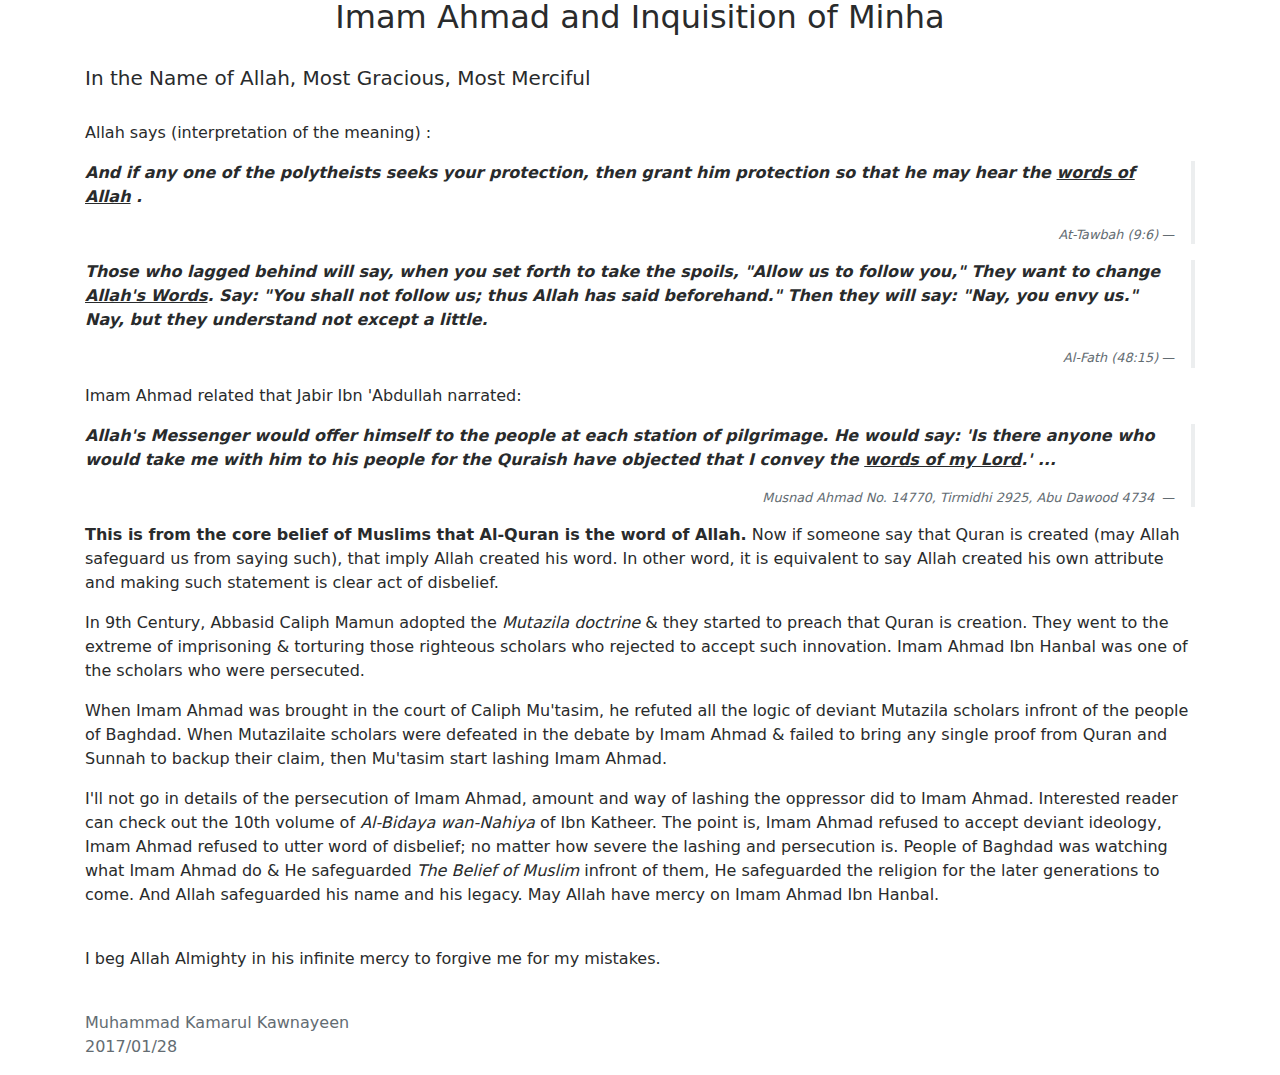
<file: blog/islam/imam-ahmad-and-inquisition-of-minha.html>
<!DOCTYPE html>
<html lang="en">
<head>
    <meta charset="UTF-8">
    <meta name="viewport" content="width=device-width, initial-scale=1, shrink-to-fit=no">
    <title>Imam Ahmad and Inquisition of Minha</title>
    <link rel="stylesheet" href="../../css/bootstrap.min.css"/>
</head>
<body>
<div class="container">
    <div id="heading" class="row">
        <div class="col-md-8 offset-md-2">
            <h2 class="text-center">Imam Ahmad and Inquisition of Minha</h2>
        </div>
    </div>
    <br/>
    <div>
        <h5 class="text-left">In the Name of Allah, Most Gracious, Most Merciful</h5>
    </div>
    <div id="content">
        <br/>
        <p>Allah says (interpretation of the meaning) : </p>
        <blockquote class="blockquote-reverse">
            <p class="text-left">
                <em><strong>
                    And if any one of the polytheists seeks your protection,
                    then grant him protection so that he may hear the <u>words of Allah</u> .
                </strong></em>
            </p>
            <footer class="blockquote-footer"><cite title="Source Title">At-Tawbah (9:6)</cite></footer>
        </blockquote>
        <blockquote class="blockquote-reverse">
            <p class="text-left">
                <em><strong>
                    Those who lagged behind will say, when you set forth to take the spoils, "Allow us to
                    follow you," They want to change <u>Allah's Words</u>. Say: "You shall not follow us; thus
                    Allah has said beforehand." Then they will say: "Nay, you envy us." Nay, but they
                    understand not except a little.
                </strong></em>
            </p>
            <footer class="blockquote-footer"><cite title="Source Title">Al-Fath (48:15)</cite></footer>
        </blockquote>
        <p>Imam Ahmad related that Jabir Ibn 'Abdullah narrated:</p>
        <blockquote class="blockquote-reverse">
            <p class="text-left">
                <em><strong>
                    Allah's Messenger would offer himself to the people at each station of pilgrimage. He
                    would say: 'Is there anyone who would take me with him to his people for the Quraish
                    have objected that I convey the <u>words of my Lord</u>.' ...
                </strong></em>
            </p>
            <footer class="blockquote-footer">
                <cite title="Source Title">
                    Musnad Ahmad No. 14770,
                    Tirmidhi 2925,
                    Abu Dawood 4734
                </cite>
            </footer>
        </blockquote>
        <p>
            <strong>This is from the core belief of Muslims that Al-Quran is the word of Allah.</strong>
            Now if someone say that Quran is created (may Allah safeguard us from saying such), that imply Allah
            created his word. In other word, it is equivalent to say Allah created his own attribute and
            making such statement is clear act of disbelief.
        </p>
        <p>
            In 9th Century, Abbasid Caliph Mamun adopted the <em>Mutazila doctrine</em> & they started
            to preach that Quran is creation. They went to the extreme of imprisoning & torturing those
            righteous scholars who rejected to accept such innovation. Imam Ahmad Ibn Hanbal was one of
            the scholars who were persecuted.
        </p>
        <p>
            When Imam Ahmad was brought in the court of Caliph Mu'tasim, he refuted all the logic of deviant
            Mutazila scholars infront of the people of Baghdad. When Mutazilaite scholars were defeated in the
            debate by Imam Ahmad & failed to bring any single proof from Quran and Sunnah to backup their
            claim, then Mu'tasim start lashing Imam Ahmad.
        </p>
        <p>
            I'll not go in details of the persecution of Imam Ahmad, amount and way of lashing the
            oppressor did to Imam Ahmad. Interested reader can check out the 10th volume of <em>Al-Bidaya
            wan-Nahiya</em> of Ibn Katheer. The point is, Imam Ahmad refused to accept deviant ideology, Imam
            Ahmad refused to utter word of disbelief; no matter how severe the lashing and persecution is. People
            of Baghdad was watching what Imam Ahmad do & He safeguarded <em>The Belief of Muslim</em> infront
            of them, He safeguarded the religion for the later generations to come. And Allah safeguarded his
            name and his legacy. May Allah have mercy on Imam Ahmad Ibn Hanbal.
        </p>
    </div>
    <br/>
    <div id="footer">
        <p>I beg Allah Almighty in his infinite mercy to forgive me for my mistakes.</p>
        <br/>
    </div>
</div>

<footer class="footer">
    <div class="container">
        <p class="text-muted text-left">Muhammad Kamarul Kawnayeen<br/>2017/01/28</p>
    </div>
</footer>
<script src="../../js/libs/jquery-3.1.1.min.js"></script>
<script src="../../js/libs/tether.min.js"></script>
<script src="../../js/libs/bootstrap.min.js"></script>
<script src="../../js/misc/analytics.js"></script>
</body>
</html>
</file>
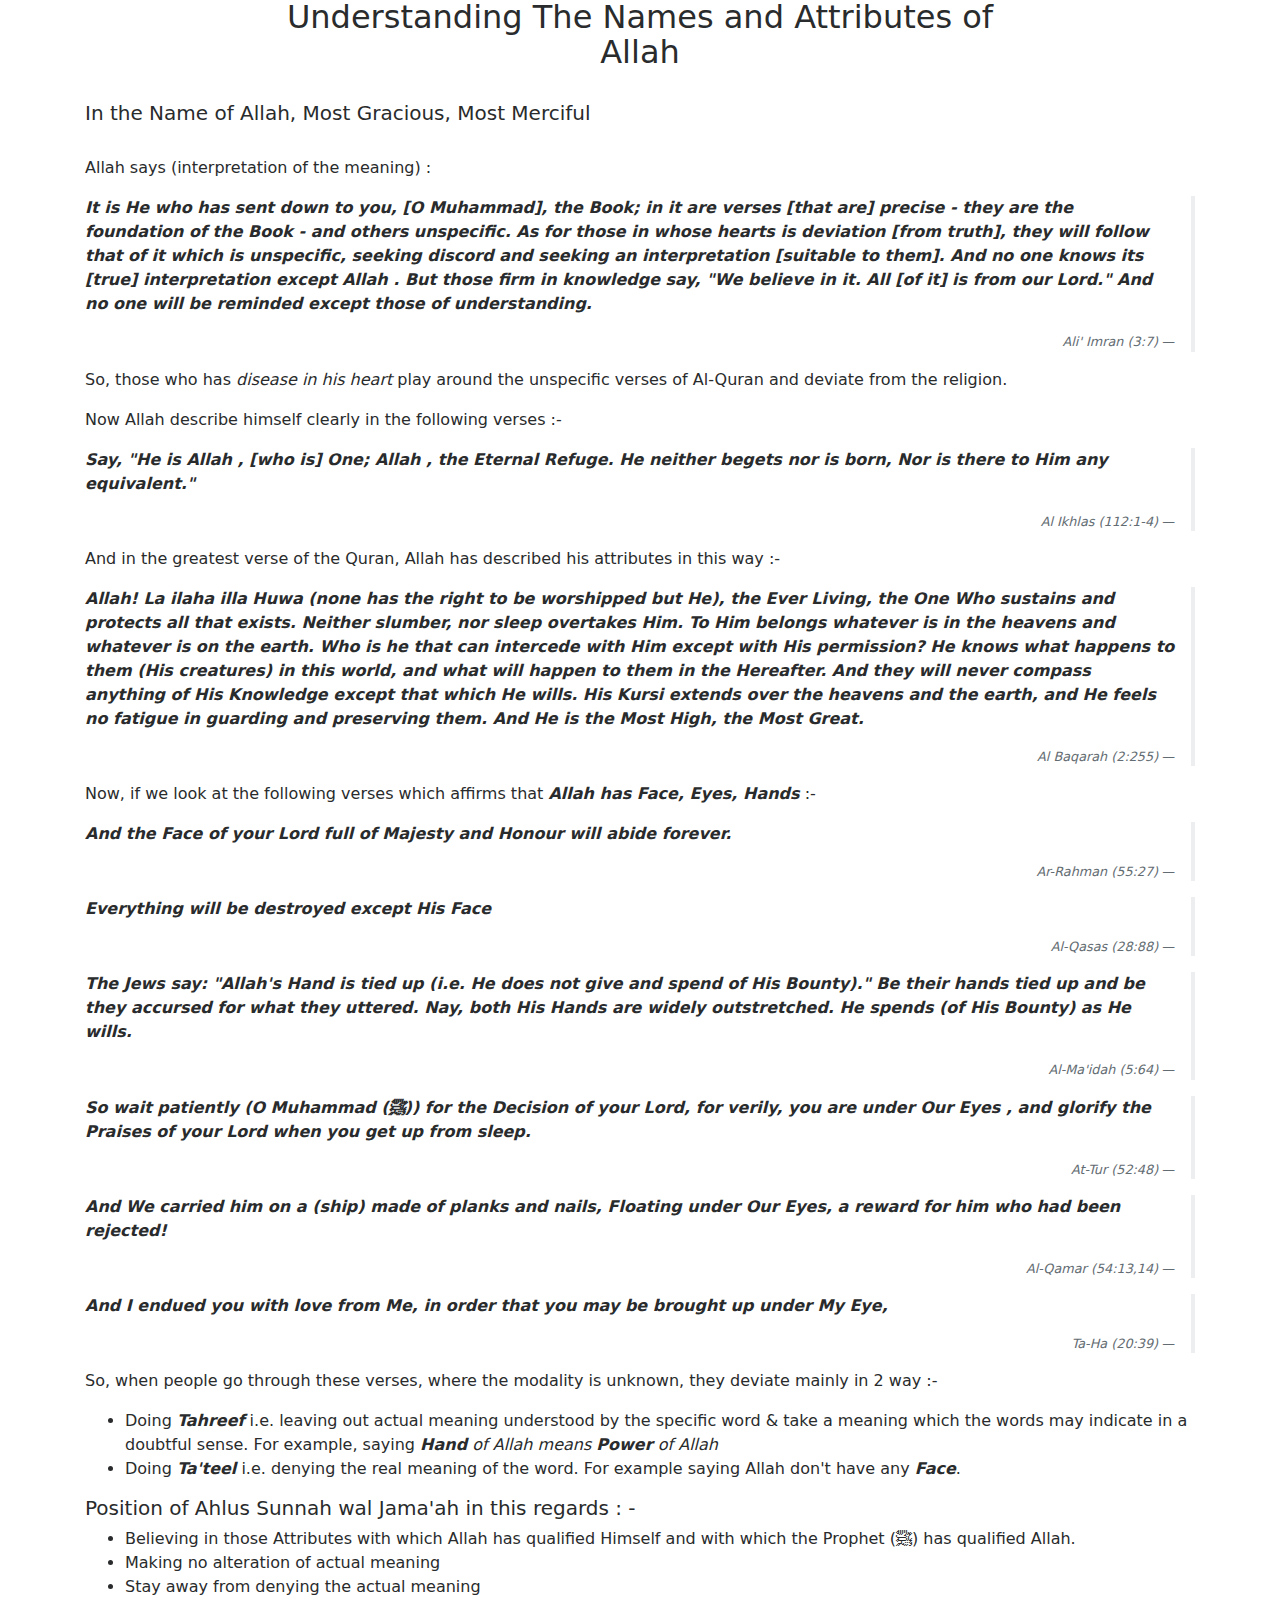
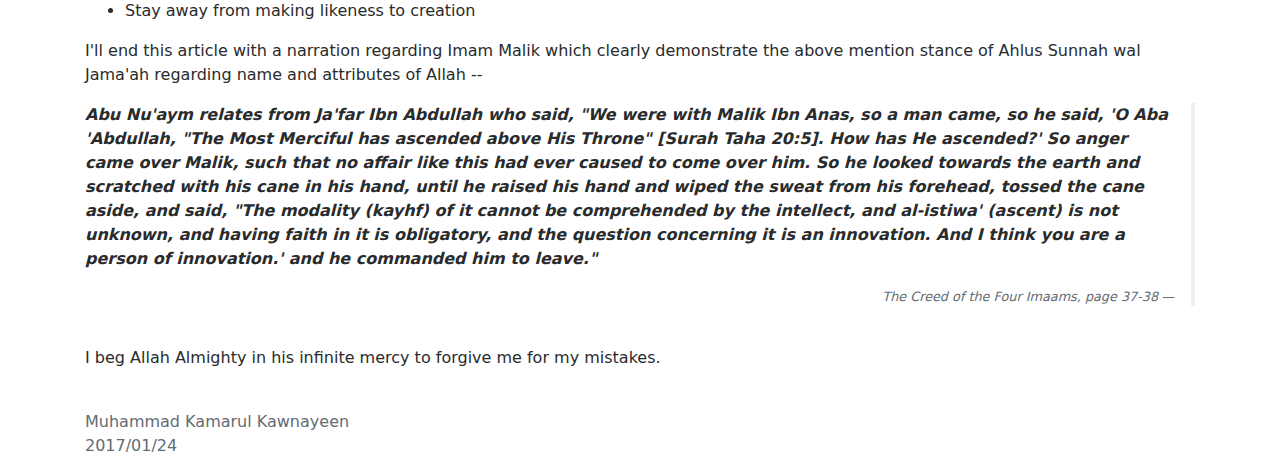
<file: blog/islam/names-and-attributes-of-allah.html>
<!DOCTYPE html>
<html lang="en">
<head>
    <meta charset="UTF-8">
    <meta name="viewport" content="width=device-width, initial-scale=1, shrink-to-fit=no">
    <title>Names and Attributes of Allah</title>
    <link rel="stylesheet" href="../../css/bootstrap.min.css"/>
</head>
<body>
<div class="container">
    <div id="heading" class="row">
        <div class="col-md-8 offset-md-2">
            <h2 class="text-center">Understanding The Names and Attributes of Allah</h2>
        </div>
    </div>
    <br/>
    <div>
        <h5 class="text-left">In the Name of Allah, Most Gracious, Most Merciful</h5>
    </div>
    <div id="content">
        <br/>
        <p>Allah says (interpretation of the meaning) : </p>
        <blockquote class="blockquote-reverse">
            <p class="text-left">
                <em><strong>
                    It is He who has sent down to you, [O Muhammad], the Book; in it are verses
                    [that are] precise - they are the foundation of the Book - and others unspecific. As for
                    those in whose hearts is deviation [from truth], they will follow that of it which is
                    unspecific, seeking discord and seeking an interpretation [suitable to them]. And no one
                    knows its [true] interpretation except Allah . But those firm in knowledge say, "We
                    believe in it. All [of it] is from our Lord." And no one will be reminded except those of
                    understanding.
                </strong></em>
            </p>
            <footer class="blockquote-footer"><cite title="Source Title">Ali' Imran (3:7)</cite></footer>
        </blockquote>
        <p>
            So, those who has <em> disease in his heart</em> play around the unspecific verses of Al-Quran and deviate
            from the religion.
        </p>
        <p> Now Allah describe himself clearly in the following verses :- </p>
        <blockquote class="blockquote-reverse">
            <p class="text-left">
                <em><strong>
                    Say, "He is Allah , [who is] One; Allah , the Eternal Refuge.
                    He neither begets nor is born, Nor is there to Him any equivalent."
                </strong></em>
            </p>
            <footer class="blockquote-footer"><cite title="Source Title">Al Ikhlas (112:1-4)</cite></footer>
        </blockquote>
        <p> And in the greatest verse of the Quran, Allah has described his attributes in this way :- </p>
        <blockquote class="blockquote-reverse">
            <p class="text-left">
                <em><strong>
                    Allah! La ilaha illa Huwa (none has the right to be worshipped but He), the Ever Living, the One
                    Who sustains and protects all that exists. Neither slumber, nor sleep overtakes Him. To Him belongs
                    whatever is in the heavens and whatever is on the earth. Who is he that can intercede with Him
                    except with His permission? He knows what happens to them (His creatures) in this world, and what
                    will happen to them in the Hereafter. And they will never compass anything of His Knowledge except
                    that which He wills. His Kursi extends over the heavens and the earth, and He feels no fatigue in
                    guarding and preserving them. And He is the Most High, the Most Great.
                </strong></em>
            </p>
            <footer class="blockquote-footer"><cite title="Source Title">Al Baqarah (2:255)</cite></footer>
        </blockquote>

        <p>Now, if we look at the following verses which affirms that <em><strong>Allah has Face,
            Eyes, Hands</strong></em> :- </p>
        <blockquote class="blockquote-reverse">
            <p class="text-left">
                <em><strong>
                    And the Face of your Lord full of Majesty and Honour will abide forever.
                </strong></em>
            </p>
            <footer class="blockquote-footer"><cite title="Source Title">Ar-Rahman (55:27)</cite></footer>
        </blockquote>
        <blockquote class="blockquote-reverse">
            <p class="text-left">
                <em><strong>
                    Everything will be destroyed except His Face
                </strong></em>
            </p>
            <footer class="blockquote-footer"><cite title="Source Title">Al-Qasas (28:88)</cite></footer>
        </blockquote>
        <blockquote class="blockquote-reverse">
            <p class="text-left">
                <em><strong>
                    The Jews say: "Allah's Hand is tied up (i.e. He does not give and spend of His Bounty)." Be their hands tied up
                    and be they accursed for what they uttered. Nay, both His Hands are widely outstretched. He spends (of His Bounty)
                    as He wills.
                </strong></em>
            </p>
            <footer class="blockquote-footer"><cite title="Source Title">Al-Ma'idah (5:64)</cite></footer>
        </blockquote>
        <blockquote class="blockquote-reverse">
            <p class="text-left">
                <em><strong>
                    So wait patiently (O Muhammad (ﷺ)) for the Decision of your Lord, for verily, you are under Our Eyes , and glorify the
                    Praises of your Lord when you get up from sleep.
                </strong></em>
            </p>
            <footer class="blockquote-footer"><cite title="Source Title">At-Tur (52:48)</cite></footer>
        </blockquote>
        <blockquote class="blockquote-reverse">
            <p class="text-left">
                <em><strong>
                    And We carried him on a (ship) made of planks and nails,
                    Floating under Our Eyes, a reward for him who had been rejected!
                </strong></em>
            </p>
            <footer class="blockquote-footer"><cite title="Source Title">Al-Qamar (54:13,14)</cite></footer>
        </blockquote>
        <blockquote class="blockquote-reverse">
            <p class="text-left">
                <em><strong>
                    And I endued you with love from Me, in order that you may be brought up under My Eye,
                </strong></em>
            </p>
            <footer class="blockquote-footer"><cite title="Source Title">Ta-Ha (20:39)</cite></footer>
        </blockquote>
        <p>
            So, when people go through these verses, where the modality is unknown, they deviate mainly
            in 2 way :-
        </p>
        <ul>
            <li>
                Doing <strong><em>Tahreef</em></strong> i.e. leaving out actual meaning understood by the
                specific word & take a meaning which the words may indicate in a doubtful sense. For example,
                saying <em><strong>Hand</strong> of Allah means <strong>Power</strong> of Allah</em>
            </li>
            <li>
                Doing <strong><em>Ta'teel</em></strong> i.e. denying the real meaning of the word. For example
                saying Allah don't have any <strong><em>Face</em></strong>.
            </li>
        </ul>

        <h5>
            Position of Ahlus Sunnah wal Jama'ah in this regards : -
        </h5>
        <ul>
            <li>
                Believing in those Attributes with which Allah has qualified Himself and with which the
                Prophet (ﷺ) has qualified Allah.
            </li>
            <li>Making no alteration of actual meaning</li>
            <li>Stay away from denying the actual meaning</li>
            <li>Stay away from making likeness to creation</li>
        </ul>

        <p>I'll end this article with a narration regarding Imam Malik which clearly demonstrate the above
            mention stance of Ahlus Sunnah wal Jama'ah regarding name and attributes of Allah --  </p>
        <blockquote class="blockquote-reverse">
            <p class="text-left">
                <em><strong>
                    Abu Nu'aym relates from Ja'far Ibn Abdullah who said, "We were with Malik Ibn Anas, so
                    a man came, so he said, 'O Aba 'Abdullah, "The Most Merciful has ascended above His
                    Throne" [Surah Taha 20:5]. How has He ascended?' So anger came over Malik, such that
                    no affair like this had ever caused to come over him. So he looked towards the earth and
                    scratched with his cane in his hand, until he raised his hand and wiped the sweat from
                    his forehead, tossed the cane aside, and said, "The modality (kayhf) of it cannot be
                    comprehended by the intellect, and al-istiwa' (ascent) is not unknown, and having faith
                    in it is obligatory, and the question concerning it is an innovation. And I think you
                    are a person of innovation.' and he commanded him to leave."
                </strong></em>
            </p>
            <footer class="blockquote-footer"><cite title="Source Title">The Creed of the Four Imaams,
                page 37-38</cite></footer>
        </blockquote>
    </div>
    <br/>
    <div id="footer">
        <p>I beg Allah Almighty in his infinite mercy to forgive me for my mistakes.</p>
        <br/>
    </div>
</div>

<footer class="footer">
    <div class="container">
        <p class="text-muted text-left">Muhammad Kamarul Kawnayeen<br/>2017/01/24</p>
    </div>
</footer>
<script src="../../js/libs/jquery-3.1.1.min.js"></script>
<script src="../../js/libs/tether.min.js"></script>
<script src="../../js/libs/bootstrap.min.js"></script>
<script src="../../js/misc/analytics.js"></script>
</body>
</html>
</file>
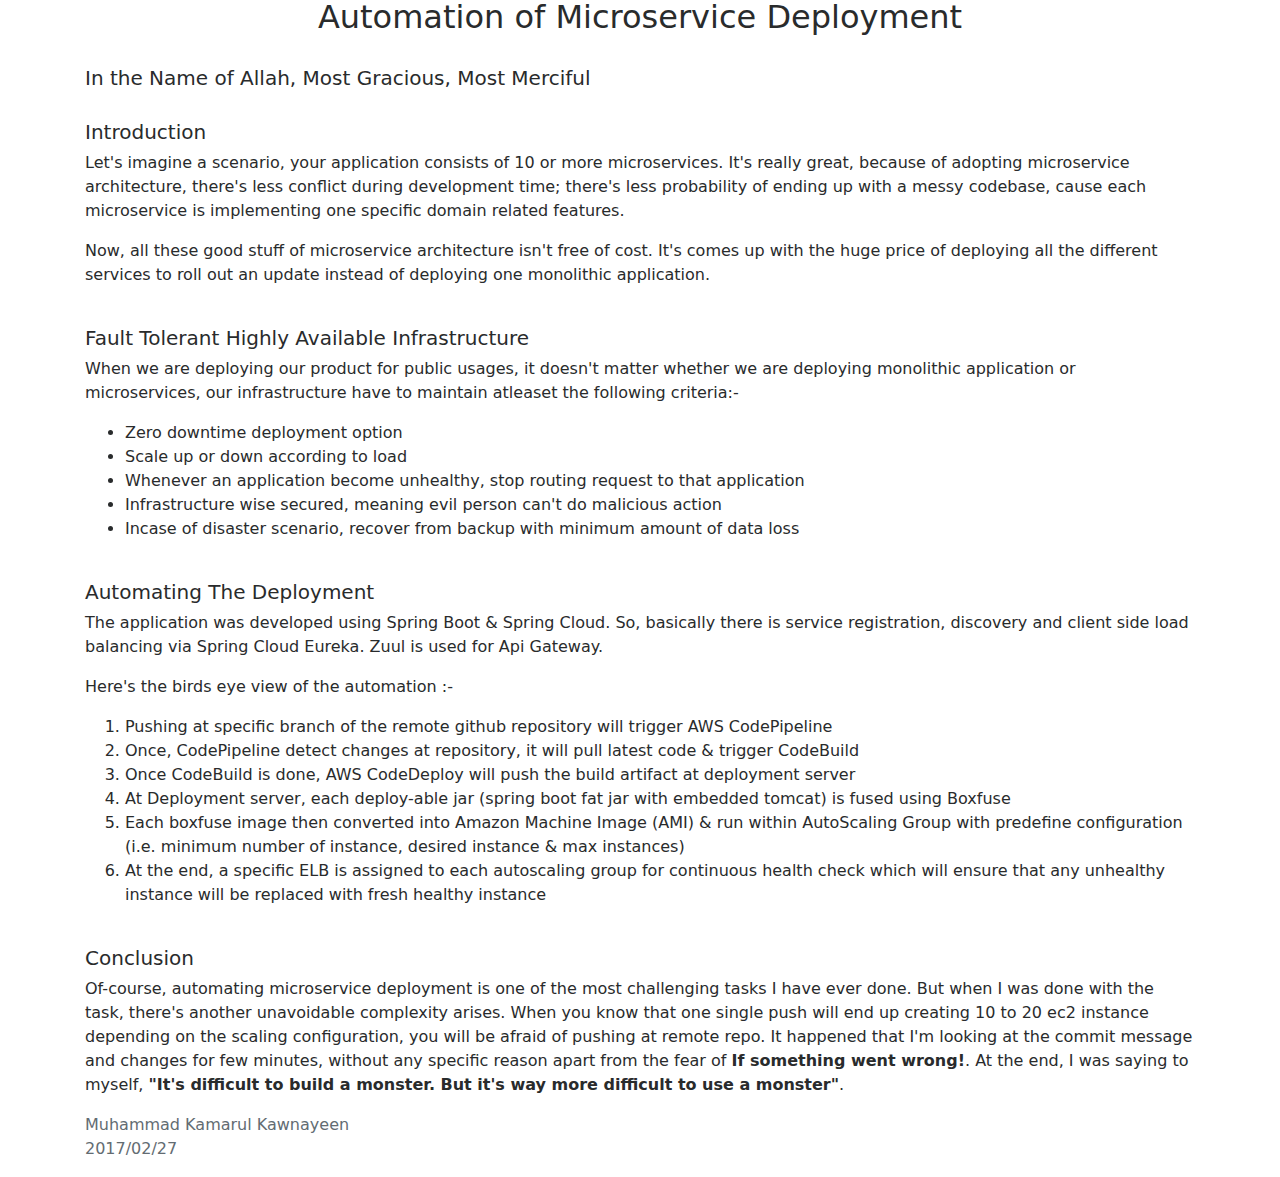
<file: blog/technology/automated-microservice-deployment.html>
<!DOCTYPE html>
<html lang="en">
<head>
    <meta charset="UTF-8">
    <meta name="viewport" content="width=device-width, initial-scale=1, shrink-to-fit=no">
    <title>Automated Microservice Deployment</title>
    <link rel="stylesheet" href="../../css/bootstrap.min.css"/>
</head>
<body>
<div class="container">
    <div id="heading" class="row">
        <div class="col-md-8 offset-md-2">
            <h2 class="text-center">Automation of Microservice Deployment </h2>
        </div>
    </div>
    <br/>
    <div>
        <h5 class="text-left">In the Name of Allah, Most Gracious, Most Merciful</h5>
    </div>
    <div id="content">
        <br/>
        <h5 class="text-left">Introduction</h5>
        <p>
            Let's imagine a scenario, your application consists of 10 or more microservices. It's really great,
            because of adopting microservice architecture, there's less conflict during development time; there's
            less probability of ending up with a messy codebase, cause each microservice is implementing one specific
            domain related features.
        </p>
        <p>
            Now, all these good stuff of microservice architecture isn't free of cost. It's comes up with the
            huge price of deploying all the different services to roll out an update instead of deploying one
            monolithic application.
        </p>
        <br/>
        <h5 class="text-left">Fault Tolerant Highly Available Infrastructure</h5>
        <p>
            When we are deploying our product for public usages, it doesn't matter whether we are deploying
            monolithic application or microservices, our infrastructure have to maintain atleaset the following
            criteria:-
        </p>
        <ul>
            <li>Zero downtime deployment option</li>
            <li>Scale up or down according to load</li>
            <li>Whenever an application become unhealthy, stop routing request to that application</li>
            <li>Infrastructure wise secured, meaning evil person can't do malicious action</li>
            <li>Incase of disaster scenario, recover from backup with minimum amount of data loss</li>
        </ul>
        <br/>
        <h5 class="text-left">Automating The Deployment</h5>
        <p>
            The application was developed using Spring Boot & Spring Cloud. So, basically there is
            service registration, discovery and client side load balancing via Spring Cloud Eureka. Zuul is
            used for Api Gateway.
        </p>
        <p>
            Here's the birds eye view of the automation :-
        </p>
        <ol>
            <li>Pushing at specific branch of the remote github repository will trigger AWS CodePipeline</li>
            <li>Once, CodePipeline detect changes at repository, it will pull latest code & trigger CodeBuild</li>
            <li>Once CodeBuild is done, AWS CodeDeploy will push the build artifact at deployment server</li>
            <li>
                At Deployment server, each deploy-able jar (spring boot fat jar with embedded tomcat) is
                fused using Boxfuse
            </li>
            <li>
                Each boxfuse image then converted into Amazon Machine Image (AMI) & run within AutoScaling Group
                with predefine configuration (i.e. minimum number of instance, desired instance & max instances)
            </li>
            <li>
                At the end, a specific ELB is assigned to each autoscaling group for continuous health check
                which will ensure that any unhealthy instance will be replaced with fresh healthy instance
            </li>
        </ol>
        <br/>
        <h5 class="text-left">Conclusion</h5>
        <p>
            Of-course, automating microservice deployment is one of the most challenging tasks I have ever done.
            But when I was done with the task, there's another unavoidable complexity arises. When you know that
            one single push will end up creating 10 to 20 ec2 instance depending on the scaling configuration,
            you will be afraid of pushing at remote repo. It happened that I'm looking at the commit message and
            changes for few minutes, without any specific reason apart from the fear of <strong>If something went
            wrong!</strong>. At the end, I was saying to myself, <strong>"It's difficult to build a monster. But it's way
            more difficult to use a monster"</strong>.
        </p>
    </div>
</div>

<footer class="footer">
    <div class="container">
        <p class="text-muted text-left">Muhammad Kamarul Kawnayeen<br/>2017/02/27</p>
    </div>
</footer>
<script src="../../js/libs/jquery-3.1.1.min.js"></script>
<script src="../../js/libs/tether.min.js"></script>
<script src="../../js/libs/bootstrap.min.js"></script>
<script src="../../js/misc/analytics.js"></script>
</body>
</html>
</file>
<file: profile/css/simple-line-icons/css/simple-line-icons.css>
@font-face {
  font-family: 'simple-line-icons';
  src: url('../fonts/Simple-Line-Icons.eot?v=2.4.0');
  src: url('../fonts/Simple-Line-Icons.eot?v=2.4.0#iefix') format('embedded-opentype'), url('../fonts/Simple-Line-Icons.woff2?v=2.4.0') format('woff2'), url('../fonts/Simple-Line-Icons.ttf?v=2.4.0') format('truetype'), url('../fonts/Simple-Line-Icons.woff?v=2.4.0') format('woff'), url('../fonts/Simple-Line-Icons.svg?v=2.4.0#simple-line-icons') format('svg');
  font-weight: normal;
  font-style: normal;
}
/*
 Use the following CSS code if you want to have a class per icon.
 Instead of a list of all class selectors, you can use the generic [class*="icon-"] selector, but it's slower:
*/
.icon-user,
.icon-people,
.icon-user-female,
.icon-user-follow,
.icon-user-following,
.icon-user-unfollow,
.icon-login,
.icon-logout,
.icon-emotsmile,
.icon-phone,
.icon-call-end,
.icon-call-in,
.icon-call-out,
.icon-map,
.icon-location-pin,
.icon-direction,
.icon-directions,
.icon-compass,
.icon-layers,
.icon-menu,
.icon-list,
.icon-options-vertical,
.icon-options,
.icon-arrow-down,
.icon-arrow-left,
.icon-arrow-right,
.icon-arrow-up,
.icon-arrow-up-circle,
.icon-arrow-left-circle,
.icon-arrow-right-circle,
.icon-arrow-down-circle,
.icon-check,
.icon-clock,
.icon-plus,
.icon-minus,
.icon-close,
.icon-event,
.icon-exclamation,
.icon-organization,
.icon-trophy,
.icon-screen-smartphone,
.icon-screen-desktop,
.icon-plane,
.icon-notebook,
.icon-mustache,
.icon-mouse,
.icon-magnet,
.icon-energy,
.icon-disc,
.icon-cursor,
.icon-cursor-move,
.icon-crop,
.icon-chemistry,
.icon-speedometer,
.icon-shield,
.icon-screen-tablet,
.icon-magic-wand,
.icon-hourglass,
.icon-graduation,
.icon-ghost,
.icon-game-controller,
.icon-fire,
.icon-eyeglass,
.icon-envelope-open,
.icon-envelope-letter,
.icon-bell,
.icon-badge,
.icon-anchor,
.icon-wallet,
.icon-vector,
.icon-speech,
.icon-puzzle,
.icon-printer,
.icon-present,
.icon-playlist,
.icon-pin,
.icon-picture,
.icon-handbag,
.icon-globe-alt,
.icon-globe,
.icon-folder-alt,
.icon-folder,
.icon-film,
.icon-feed,
.icon-drop,
.icon-drawer,
.icon-docs,
.icon-doc,
.icon-diamond,
.icon-cup,
.icon-calculator,
.icon-bubbles,
.icon-briefcase,
.icon-book-open,
.icon-basket-loaded,
.icon-basket,
.icon-bag,
.icon-action-undo,
.icon-action-redo,
.icon-wrench,
.icon-umbrella,
.icon-trash,
.icon-tag,
.icon-support,
.icon-frame,
.icon-size-fullscreen,
.icon-size-actual,
.icon-shuffle,
.icon-share-alt,
.icon-share,
.icon-rocket,
.icon-question,
.icon-pie-chart,
.icon-pencil,
.icon-note,
.icon-loop,
.icon-home,
.icon-grid,
.icon-graph,
.icon-microphone,
.icon-music-tone-alt,
.icon-music-tone,
.icon-earphones-alt,
.icon-earphones,
.icon-equalizer,
.icon-like,
.icon-dislike,
.icon-control-start,
.icon-control-rewind,
.icon-control-play,
.icon-control-pause,
.icon-control-forward,
.icon-control-end,
.icon-volume-1,
.icon-volume-2,
.icon-volume-off,
.icon-calendar,
.icon-bulb,
.icon-chart,
.icon-ban,
.icon-bubble,
.icon-camrecorder,
.icon-camera,
.icon-cloud-download,
.icon-cloud-upload,
.icon-envelope,
.icon-eye,
.icon-flag,
.icon-heart,
.icon-info,
.icon-key,
.icon-link,
.icon-lock,
.icon-lock-open,
.icon-magnifier,
.icon-magnifier-add,
.icon-magnifier-remove,
.icon-paper-clip,
.icon-paper-plane,
.icon-power,
.icon-refresh,
.icon-reload,
.icon-settings,
.icon-star,
.icon-symbol-female,
.icon-symbol-male,
.icon-target,
.icon-credit-card,
.icon-paypal,
.icon-social-tumblr,
.icon-social-twitter,
.icon-social-facebook,
.icon-social-instagram,
.icon-social-linkedin,
.icon-social-pinterest,
.icon-social-github,
.icon-social-google,
.icon-social-reddit,
.icon-social-skype,
.icon-social-dribbble,
.icon-social-behance,
.icon-social-foursqare,
.icon-social-soundcloud,
.icon-social-spotify,
.icon-social-stumbleupon,
.icon-social-youtube,
.icon-social-dropbox,
.icon-social-vkontakte,
.icon-social-steam {
  font-family: 'simple-line-icons';
  speak: none;
  font-style: normal;
  font-weight: normal;
  font-variant: normal;
  text-transform: none;
  line-height: 1;
  /* Better Font Rendering =========== */
  -webkit-font-smoothing: antialiased;
  -moz-osx-font-smoothing: grayscale;
}
.icon-user:before {
  content: "\e005";
}
.icon-people:before {
  content: "\e001";
}
.icon-user-female:before {
  content: "\e000";
}
.icon-user-follow:before {
  content: "\e002";
}
.icon-user-following:before {
  content: "\e003";
}
.icon-user-unfollow:before {
  content: "\e004";
}
.icon-login:before {
  content: "\e066";
}
.icon-logout:before {
  content: "\e065";
}
.icon-emotsmile:before {
  content: "\e021";
}
.icon-phone:before {
  content: "\e600";
}
.icon-call-end:before {
  content: "\e048";
}
.icon-call-in:before {
  content: "\e047";
}
.icon-call-out:before {
  content: "\e046";
}
.icon-map:before {
  content: "\e033";
}
.icon-location-pin:before {
  content: "\e096";
}
.icon-direction:before {
  content: "\e042";
}
.icon-directions:before {
  content: "\e041";
}
.icon-compass:before {
  content: "\e045";
}
.icon-layers:before {
  content: "\e034";
}
.icon-menu:before {
  content: "\e601";
}
.icon-list:before {
  content: "\e067";
}
.icon-options-vertical:before {
  content: "\e602";
}
.icon-options:before {
  content: "\e603";
}
.icon-arrow-down:before {
  content: "\e604";
}
.icon-arrow-left:before {
  content: "\e605";
}
.icon-arrow-right:before {
  content: "\e606";
}
.icon-arrow-up:before {
  content: "\e607";
}
.icon-arrow-up-circle:before {
  content: "\e078";
}
.icon-arrow-left-circle:before {
  content: "\e07a";
}
.icon-arrow-right-circle:before {
  content: "\e079";
}
.icon-arrow-down-circle:before {
  content: "\e07b";
}
.icon-check:before {
  content: "\e080";
}
.icon-clock:before {
  content: "\e081";
}
.icon-plus:before {
  content: "\e095";
}
.icon-minus:before {
  content: "\e615";
}
.icon-close:before {
  content: "\e082";
}
.icon-event:before {
  content: "\e619";
}
.icon-exclamation:before {
  content: "\e617";
}
.icon-organization:before {
  content: "\e616";
}
.icon-trophy:before {
  content: "\e006";
}
.icon-screen-smartphone:before {
  content: "\e010";
}
.icon-screen-desktop:before {
  content: "\e011";
}
.icon-plane:before {
  content: "\e012";
}
.icon-notebook:before {
  content: "\e013";
}
.icon-mustache:before {
  content: "\e014";
}
.icon-mouse:before {
  content: "\e015";
}
.icon-magnet:before {
  content: "\e016";
}
.icon-energy:before {
  content: "\e020";
}
.icon-disc:before {
  content: "\e022";
}
.icon-cursor:before {
  content: "\e06e";
}
.icon-cursor-move:before {
  content: "\e023";
}
.icon-crop:before {
  content: "\e024";
}
.icon-chemistry:before {
  content: "\e026";
}
.icon-speedometer:before {
  content: "\e007";
}
.icon-shield:before {
  content: "\e00e";
}
.icon-screen-tablet:before {
  content: "\e00f";
}
.icon-magic-wand:before {
  content: "\e017";
}
.icon-hourglass:before {
  content: "\e018";
}
.icon-graduation:before {
  content: "\e019";
}
.icon-ghost:before {
  content: "\e01a";
}
.icon-game-controller:before {
  content: "\e01b";
}
.icon-fire:before {
  content: "\e01c";
}
.icon-eyeglass:before {
  content: "\e01d";
}
.icon-envelope-open:before {
  content: "\e01e";
}
.icon-envelope-letter:before {
  content: "\e01f";
}
.icon-bell:before {
  content: "\e027";
}
.icon-badge:before {
  content: "\e028";
}
.icon-anchor:before {
  content: "\e029";
}
.icon-wallet:before {
  content: "\e02a";
}
.icon-vector:before {
  content: "\e02b";
}
.icon-speech:before {
  content: "\e02c";
}
.icon-puzzle:before {
  content: "\e02d";
}
.icon-printer:before {
  content: "\e02e";
}
.icon-present:before {
  content: "\e02f";
}
.icon-playlist:before {
  content: "\e030";
}
.icon-pin:before {
  content: "\e031";
}
.icon-picture:before {
  content: "\e032";
}
.icon-handbag:before {
  content: "\e035";
}
.icon-globe-alt:before {
  content: "\e036";
}
.icon-globe:before {
  content: "\e037";
}
.icon-folder-alt:before {
  content: "\e039";
}
.icon-folder:before {
  content: "\e089";
}
.icon-film:before {
  content: "\e03a";
}
.icon-feed:before {
  content: "\e03b";
}
.icon-drop:before {
  content: "\e03e";
}
.icon-drawer:before {
  content: "\e03f";
}
.icon-docs:before {
  content: "\e040";
}
.icon-doc:before {
  content: "\e085";
}
.icon-diamond:before {
  content: "\e043";
}
.icon-cup:before {
  content: "\e044";
}
.icon-calculator:before {
  content: "\e049";
}
.icon-bubbles:before {
  content: "\e04a";
}
.icon-briefcase:before {
  content: "\e04b";
}
.icon-book-open:before {
  content: "\e04c";
}
.icon-basket-loaded:before {
  content: "\e04d";
}
.icon-basket:before {
  content: "\e04e";
}
.icon-bag:before {
  content: "\e04f";
}
.icon-action-undo:before {
  content: "\e050";
}
.icon-action-redo:before {
  content: "\e051";
}
.icon-wrench:before {
  content: "\e052";
}
.icon-umbrella:before {
  content: "\e053";
}
.icon-trash:before {
  content: "\e054";
}
.icon-tag:before {
  content: "\e055";
}
.icon-support:before {
  content: "\e056";
}
.icon-frame:before {
  content: "\e038";
}
.icon-size-fullscreen:before {
  content: "\e057";
}
.icon-size-actual:before {
  content: "\e058";
}
.icon-shuffle:before {
  content: "\e059";
}
.icon-share-alt:before {
  content: "\e05a";
}
.icon-share:before {
  content: "\e05b";
}
.icon-rocket:before {
  content: "\e05c";
}
.icon-question:before {
  content: "\e05d";
}
.icon-pie-chart:before {
  content: "\e05e";
}
.icon-pencil:before {
  content: "\e05f";
}
.icon-note:before {
  content: "\e060";
}
.icon-loop:before {
  content: "\e064";
}
.icon-home:before {
  content: "\e069";
}
.icon-grid:before {
  content: "\e06a";
}
.icon-graph:before {
  content: "\e06b";
}
.icon-microphone:before {
  content: "\e063";
}
.icon-music-tone-alt:before {
  content: "\e061";
}
.icon-music-tone:before {
  content: "\e062";
}
.icon-earphones-alt:before {
  content: "\e03c";
}
.icon-earphones:before {
  content: "\e03d";
}
.icon-equalizer:before {
  content: "\e06c";
}
.icon-like:before {
  content: "\e068";
}
.icon-dislike:before {
  content: "\e06d";
}
.icon-control-start:before {
  content: "\e06f";
}
.icon-control-rewind:before {
  content: "\e070";
}
.icon-control-play:before {
  content: "\e071";
}
.icon-control-pause:before {
  content: "\e072";
}
.icon-control-forward:before {
  content: "\e073";
}
.icon-control-end:before {
  content: "\e074";
}
.icon-volume-1:before {
  content: "\e09f";
}
.icon-volume-2:before {
  content: "\e0a0";
}
.icon-volume-off:before {
  content: "\e0a1";
}
.icon-calendar:before {
  content: "\e075";
}
.icon-bulb:before {
  content: "\e076";
}
.icon-chart:before {
  content: "\e077";
}
.icon-ban:before {
  content: "\e07c";
}
.icon-bubble:before {
  content: "\e07d";
}
.icon-camrecorder:before {
  content: "\e07e";
}
.icon-camera:before {
  content: "\e07f";
}
.icon-cloud-download:before {
  content: "\e083";
}
.icon-cloud-upload:before {
  content: "\e084";
}
.icon-envelope:before {
  content: "\e086";
}
.icon-eye:before {
  content: "\e087";
}
.icon-flag:before {
  content: "\e088";
}
.icon-heart:before {
  content: "\e08a";
}
.icon-info:before {
  content: "\e08b";
}
.icon-key:before {
  content: "\e08c";
}
.icon-link:before {
  content: "\e08d";
}
.icon-lock:before {
  content: "\e08e";
}
.icon-lock-open:before {
  content: "\e08f";
}
.icon-magnifier:before {
  content: "\e090";
}
.icon-magnifier-add:before {
  content: "\e091";
}
.icon-magnifier-remove:before {
  content: "\e092";
}
.icon-paper-clip:before {
  content: "\e093";
}
.icon-paper-plane:before {
  content: "\e094";
}
.icon-power:before {
  content: "\e097";
}
.icon-refresh:before {
  content: "\e098";
}
.icon-reload:before {
  content: "\e099";
}
.icon-settings:before {
  content: "\e09a";
}
.icon-star:before {
  content: "\e09b";
}
.icon-symbol-female:before {
  content: "\e09c";
}
.icon-symbol-male:before {
  content: "\e09d";
}
.icon-target:before {
  content: "\e09e";
}
.icon-credit-card:before {
  content: "\e025";
}
.icon-paypal:before {
  content: "\e608";
}
.icon-social-tumblr:before {
  content: "\e00a";
}
.icon-social-twitter:before {
  content: "\e009";
}
.icon-social-facebook:before {
  content: "\e00b";
}
.icon-social-instagram:before {
  content: "\e609";
}
.icon-social-linkedin:before {
  content: "\e60a";
}
.icon-social-pinterest:before {
  content: "\e60b";
}
.icon-social-github:before {
  content: "\e60c";
}
.icon-social-google:before {
  content: "\e60d";
}
.icon-social-reddit:before {
  content: "\e60e";
}
.icon-social-skype:before {
  content: "\e60f";
}
.icon-social-dribbble:before {
  content: "\e00d";
}
.icon-social-behance:before {
  content: "\e610";
}
.icon-social-foursqare:before {
  content: "\e611";
}
.icon-social-soundcloud:before {
  content: "\e612";
}
.icon-social-spotify:before {
  content: "\e613";
}
.icon-social-stumbleupon:before {
  content: "\e614";
}
.icon-social-youtube:before {
  content: "\e008";
}
.icon-social-dropbox:before {
  content: "\e00c";
}
.icon-social-vkontakte:before {
  content: "\e618";
}
.icon-social-steam:before {
  content: "\e620";
}
</file>
<file: profile/css/style.css>
/*GENERAL STYLE*/

body {
    font-family: 'Open Sans', serif;
    padding-top: 54px;
    color: #868e96;
}

@media (min-width: 992px) {
    body {
        padding-top: 0;
        padding-left: 17rem;
    }
}

h1,
h2,
h3,
h4,
h5,
h6 {
    font-family: 'Saira Extra Condensed', serif;
    font-weight: 700;
    text-transform: uppercase;
    color: #343a40;
}

h1 {
    font-size: 6rem;
    line-height: 5.5rem;
}

h2 {
    font-size: 3.5rem;
}

a {
    color: #2196f3;
}

a:hover,
a:focus,
a:active {
    color: #0f72c1;
}

.subheading {
    text-transform: uppercase;
    font-weight: 500;
    font-family: 'Saira Extra Condensed', serif;
    font-size: 1.35rem;
}

/*==================================================
                  SOCIAL-ICON
====================================================*/
  .list-social-icons a {
      color: #495057;
  }

  .list-social-icons a:hover {
      color: #2196f3;
  }

  .list-social-icons a .fa-lg {
      font-size: 1.75rem;
  }

  .list-icons {
      font-size: 3rem;
  }

  .list-icons .list-inline-item i:hover {
      color: #2196f3;
  }

/*==================================================
                    NAV-BAR
====================================================*/
  #sideNav .navbar-nav .nav-item .nav-link {
      font-weight: 600;
      text-transform: uppercase;
  }

  @media (min-width: 992px) {
      #sideNav {
          text-align: center;
          position: fixed;
          top: 0;
          left: 0;
          display: flex;
          flex-direction: column;
          width: 17rem;
          height: 100vh;
      }
      #sideNav .navbar-brand {
          display: flex;
          margin: auto auto 0;
          padding: 0.5rem;
      }
      #sideNav .navbar-brand .img-profile {
          max-width: 10rem;
          max-height: 10rem;
          border: 0.5rem solid rgba(255, 255, 255, 0.2);
      }
      #sideNav .navbar-collapse {
          display: flex;
          align-items: flex-start;
          flex-grow: 0;
          width: 100%;
          margin-bottom: auto;
      }
      #sideNav .navbar-collapse .navbar-nav {
          flex-direction: column;
          width: 100%;
      }
      #sideNav .navbar-collapse .navbar-nav .nav-item {
          display: block;
      }
      #sideNav .navbar-collapse .navbar-nav .nav-item .nav-link {
          display: block;
      }
  }

/*==================================================
                  BUTTON (Generic)
====================================================*/

.btn-general {
    background-color: transparent;
    text-align: center;
    border-width: 1px;
    border-radius: 0px;
    font-size: 16px;
    padding: 10px 15px;
    font-weight: 400;
    text-transform: uppercase;
}

.btn-white {
    border-color: #2196f3;
    background-color: #2196f3;
    color: #fff;
}

.btn-white:hover,
.btn-white:focus {
    background-color: transparent;
    color: #2196f3;
    cursor: pointer;
}

.btn-green {
    border-color: #2196f3;
    color: #2196f3;
}

.btn-green:hover,
.btn-green:focus {
    background-color: #2196f3;
    color: #fff;
    cursor: pointer;
}

/*==================================================
                  SECTION (Generic)
====================================================*/
  .heading-border {
      width: 60px;
      height: 10px;
      background-color: #2196f3;
      margin: 0 auto 20px auto;
  }

  section.resume-section {
      border-bottom: 1px solid #dee2e6;
      padding-top: 5rem !important;
      padding-bottom: 5rem !important;
  }

  section.resume-section .resume-item .resume-date {
      min-width: none;
  }

  @media (min-width: 768px) {
      section.resume-section {
          min-height: 100vh;
      }
      section.resume-section .resume-item .resume-date {
          min-width: 18rem;
      }
  }

  @media (min-width: 992px) {
      section.resume-section {
          padding-top: 3rem !important;
          padding-bottom: 3rem !important;
      }
  }

  .bg-primary {
      background-color: #2196f3 !important;
  }

  .text-primary {
      color: #2196f3 !important;
  }

/*==================================================
                      ABOUT
====================================================*/
  #about {
      background-image: url(../img/profile-banner.jpg); 
      background-size: cover;
      background-position: center center;
      background-repeat: no-repeat;
  }

  #about h1 {
    /*font-size: 100%;*/
  }

/*==================================================
                    EXPERIENCE
====================================================*/  
  #experience {
    background: #f5f5f5;
  }

  #experience .card h4{
    font-family: 'Roboto Condensed', sans-serif;
    text-transform: none;
    color:#555;
  }

/*====================================================
                   PORTFOLIO
======================================================*/

#portfolio{
    padding:100px 0;
} 

.port-head-cont{
    margin:20px auto 40px auto;
    text-align: center;
}

.port-head-cont button{
    margin:5px 2px;
}

#portfolio .portfolio-item {
    right: 0;
    margin: 0 0 15px;
}

#portfolio .portfolio-item .portfolio-link {
    position: relative;
    display: block;
    max-width: 400px;
    margin: 0 auto;
    cursor: pointer;
}

#portfolio .portfolio-item .portfolio-link .caption-port {
    position: absolute;
    width: 100%;
    height: 100%;
    -webkit-transition: all ease 0.5s;
    -moz-transition: all ease 0.5s;
    transition: all ease 0.5s;
    opacity: 0;
    background: rgba(54, 160, 245, 0.73);
}

#portfolio .portfolio-item .portfolio-link .caption-port:hover {
    opacity: 1;
}

#portfolio .portfolio-item .portfolio-link .caption-port .caption-port-content {
    font-size: 20px;
    position: absolute;
    top: 50%;
    width: 100%;
    height: 20px;
    margin-top: -12px;
    text-align: center;
    color: white;
}

#portfolio .portfolio-item .portfolio-link .caption-port .caption-port-content i {
    margin-top: -12px;
}

#portfolio .portfolio-item .portfolio-link .caption-port .caption-port-content h3,
#portfolio .portfolio-item .portfolio-link .caption-port .caption-port-content h4 {
    margin: 0;
}

#portfolio * {
    z-index: 2;
}

@media (min-width: 767px) {
    #portfolio .portfolio-item {
        margin: 0 0 30px;
    }
}

.portfolio-modal .modal-dialog {
    max-width: 100%;
    min-height: 100%;
    margin: 0;
    padding: 0;
    text-align: left;
    border: none;
    border-radius: 0;
    background-clip: border-box;
    -webkit-box-shadow: none;
    box-shadow: none;
}

.portfolio-modal .title-bar {
    padding: 0 0 50px 0;
}

.portfolio-modal .title-bar h1{
    visibility: initial;
    animation-name: initial;
}

.portfolio-modal .modal-dialog .modal-content {
    padding: 10px 0 100px 0;
    border: 0;
    border-radius: 0;
} 

.portfolio-modal .modal-dialog .modal-content img {
    margin-bottom: 30px;
}

.portfolio-modal .modal-dialog .modal-content .item-details {
    margin: 30px 0;
}
 
.portfolio-modal .close-modal {
    position: absolute;
    top: 25px;
    right: 25px;
    width: 75px;
    height: 75px;
    cursor: pointer;
    background-color: transparent;
}

.portfolio-modal .close-modal:hover {
    opacity: 0.3;
}

.portfolio-modal .close-modal .lr {
    /* Safari and Chrome */
    z-index: 1051;
    width: 1px;
    height: 75px;
    margin-left: 35px;
    /* IE 9 */
    -webkit-transform: rotate(45deg);
    -ms-transform: rotate(45deg);
    transform: rotate(45deg);
    background-color: #2C3E50;
}

.portfolio-modal .close-modal .lr .rl {
    /* Safari and Chrome */
    z-index: 1052;
    width: 1px;
    height: 75px;
    /* IE 9 */
    -webkit-transform: rotate(90deg);
    -ms-transform: rotate(90deg);
    transform: rotate(90deg);
    background-color: #2C3E50;
}

.portfolio-modal .modal-backdrop {
    display: none;
    opacity: 0;
}

@media (max-width: 850px){
    .portfolio-modal .close-modal{
        display: none;
    }
}  

/*====================================================
                      SKILLS
======================================================*/

#skills {
    background-image: url("../img/bg-stats.jpg");
    background-size: cover;
    background-position: center center;
    background-repeat: no-repeat;
}

.skill-cover {
    background-color: rgba(31, 31, 31, 0.68); 
}

.skill-cover h3{
  font-family: "hind", sans-serif;
  font-size: 35px;
  margin-bottom: 40px;
}

.skill-item {
    padding: 20px 0;
    margin-bottom: 30px;
    background: rgba(144, 144, 144, 0.78);
}

.skill-item i {
    color: #2196f3;
}

.skill-item h2 {
    color: #fff;
    font-size: "hind", sans-serif;
    font-size: 35px;
    font-weight: 700;
    margin-top: 15px;
    margin-bottom: 1px;
}

.skill-item p {
    color: #fff;
    font-family: "hind", sans-serif;
    /*text-transform: uppercase;*/
    font-weight: 300;
    margin-top: 0;
}

/*====================================================
                      AWARD
======================================================*/
 
#awards {
    background: #f0f0f0;
}

#award-box {
    overflow: hidden;
    position: relative;
    padding: 60px 0;
}

#award-box:before {
    content: "";
    width: 1px;
    height: 100%;
    background: #cfcdcd;
    position: absolute;
    top: 0;
    left: 50%;
}

#award-box .award {
    width: 50%;
    clear: both;
    position: relative;
}

#award-box .award:before,
#award-box .award:after {
    content: "";
    display: block;
    clear: both;
}

#award-box .award:first-child:before,
#award-box .award:last-child:before {
    content: "";
    width: 11px;
    height: 11px;
    background: #cfcdcd;
    box-sizing: content-box;
    border: 5px solid #fff;
    box-shadow: 0 0 0 2px #cfcdcd;
    position: absolute;
    top: -54px;
    right: -11px;
    transform: rotate(45deg);
}

#award-box .award:last-child:before {
    top: auto;
    bottom: -54px;
}

#award-box .award:last-child:nth-child(even):before {
    right: auto;
    left: -11px;
}

#award-box .award-icon {
    width: 24px;
    height: 24px;
    background: #fff;
    border: 1px solid #cfcdcd;
    position: absolute;
    top: 17px;
    right: -13px;
    z-index: 1;
    transform: rotate(45deg);
}

#award-box .award-icon:before {
    content: "";
    display: block;
    width: 15px;
    height: 15px;
    background: #fff;
    position: absolute;
    top: 50%;
    left: 50%;
    transform: translate(-50%, -50%);
    transition: background-color 0.2s ease 0s;
}

#award-box .award:hover .award-icon:before {
    background: #39b3ff;
}

#award-box .award-content {
    width: 85%;
    padding: 18px 30px;
    background: #fff;
    text-align: right;
    float: left;
    border: 1px solid transparent;
    position: relative;
    transition: all 0.3s ease 0s;
}

#award-box .award:hover .award-content {
    border: 1px solid #cfcdcd;
}

#award-box .award-content:before {
    content: "";
    display: block;
    width: 14px;
    height: 14px;
    background: #fff;
    border: 1px solid #cfcdcd;
    position: absolute;
    top: 21px;
    right: -7.3px;
    transform: rotate(45deg);
    transition: all 0.2s ease 0s;
}

#award-box .award:hover .award-content:before {
    background: #39b3ff;
    border-color: #39b3ff;
}

#award-box .award-content:after {
    content: "";
    width: 11%;
    height: 1px;
    background: #cfcdcd;
    position: absolute;
    top: 28px;
    right: -14%;
}

#award-box .date {
    display: block;
    font-size: 15px;
    font-weight: 600;
    color: #39b3ff;
    margin: 0 0 8px;
    transition: all 0.3s ease 0s;
}

#award-box .award:hover .date {
    color: #444;
}

#award-box .title {
    font-size: 18px;
    color: #444;
    margin-top: 0;
    transition: all 0.3s ease 0s;
}

#award-box .award:hover .title {
    color: #39b3ff;
}

#award-box .description {
    font-size: 16px;
    color: #777;
    line-height: 28px;
    margin-top: 8px;
}

#award-box .award:nth-child(2n),
#award-box .award:nth-child(2n) .award-content {
    float: right;
    text-align: left;
}

#award-box .award:nth-child(2n) .award-icon {
    right: 0;
    left: -12px;
}

#award-box .award:nth-child(2n) .award-content:before {
    left: -7.3px;
}

#award-box .award:nth-child(2n) .award-content:after {
    left: -14%;
}
 
@media only screen and (max-width: 767px) {
    #award-box {
        padding-left: 20px;
    }
    #award-box:before {
        left: 20px;
    }
    #award-box .award {
        width: 100%;
    }
    #award-box .award,
    #award-box .award-content {
        float: right;
        padding:5px;
        text-align: left;
    }
    #award-box .award:first-child:before,
    #award-box .award:last-child:nth-child(odd):before {
        right: auto;
        left: -11px;
    }
    #award-box .award-icon {
        right: 0;
        left: -12px;
    }
    #award-box .award-content:before {
        left: -7.3px;
    }
    #award-box .award-content:after {
        left: -14%;
    }
}

/*====================================================
                   CONTACT
======================================================*/

#contact{
  padding: 50px 0;
}

#contact .contact-cont h3{
  color:#555;
  font-size: 45px;
}

#contact .contact-cont p{
  padding-right: 20px;
  font-size: 15px;
}

#contact .contact-cont2 address,
#contact .contact-cont2 address a{
  color:#666;
}
 
.con-form input {
    border-color: #ccc;
    border-radius: 0;
    color: #717171;
    margin-top: 30px; 
}

.con-form textarea {
    width: 100%; 
    height: 200px;
    margin:30px 0;
    border-color: #ccc;
    border-radius: 0;
    color: #717171;
}

.contact-side-desc{
    padding-top: 40px;
} 

.contact-box-desc h3{
  color:#555;
}

.contact-box-desc h3 i{
  color: #2196f3;
}

.social-icon-f li{
  display: inline-block;
}

.social-icon-f li i{
  height: 35px;
  width:35px;
  line-height: 35px;
  border:2px solid #2196f3;
  text-align: center;
  margin-right: 10px;
  border-radius: 50%;
}  

@media(max-width: 767px){
    #contact-p2 .con-form input{
        margin-bottom: 30px;
    }
    .con-form textarea {
        width: 100%; 
        height: 200px;
        margin:10px 0 30px 0;
        border-color: #ccc;
        border-radius: 0;
        color: #717171;
    }

    .contact-box-desc{
        text-align: center;
    }

    #contact .social-icon-f{
        text-align: center;
    }
}

@media (max-width: 575px){
    #contact .social-icon-f{
            text-align: center;
    }    
}

@media (max-width: 420px){
    #contact .social-icon-f{
            text-align: center;
    }    
}
 
.map-responsive{
    overflow:hidden;
    padding-bottom:50%;
    position:relative;
    height:0;
}

.map-responsive iframe{
    left:0;
    top:0;
    height:100%;
    width:100%;
    position:absolute;
}
</file>
<file: solrui/css/style.css>
@font-face {
    src: url(../fonts/Campton-Medium/Campton-Medium.eot);
    font-family: campton;
}

html {
    height: 100%;
}

body {
    min-width: 630px;
    height: 100%;
    min-height: 100%;
    background: white;
    font-family: campton;
    font-style: normal;
    font-weight: normal;
}

#wrapper {
    display: flex;
    flex-direction: row;
    height: 100%;
}

#sidebar {
    flex: 0 0 232px;
    height: 100vh;
    max-height: 100vh;
    min-height: 100vh;
    position: fixed;
}

#content {
    flex-grow: 1;
    height: 100%;
    margin-left: 232px;
}

#contentArea {
    background: #ececec;
    min-height: 100%;
    padding-bottom: 20px;
    flex-grow: 1;
}

#actualContent {
    margin-left: 20px;
    margin-right: 20px;
    padding-top: 20px;
    background: white;
    flex-grow: 1;
    z-index: 1;
}

#overlayContent {
    margin-left: 20px;
    margin-right: 20px;
    padding: 20px;
    background: #ececec;
    opacity: 0.5;
    width: auto;
    z-index: 8;
    position: absolute;
    display: none;
    top: 96px;
}

#createContent {
    margin-left: 20px;
    margin-right: 20px;
    padding: 20px;
    background: white;
    width: auto;
    z-index: 10;
    position: absolute;
    display: none;
    top: 96px;
    box-shadow: 0px 0px 3px 3px #e1e1e1;
}

#sideNavigation {
    margin-top: 50px;
}

#sidebar ul li {
    width: 232px;
}

.sidebar-icon-span {
    width: 58px;
    min-width: 58px;
    padding-top: 10px;
    padding-bottom: 10px;
    padding-left: 15px;
}

.sidebar-text-area {
    width: 116px;
    padding-top: 10px;
    padding-bottom: 10px;
}

#sidebar ul li a {
    text-align: left;
}

#sidebar.active ul li a {
    padding: 20px 10px;
    text-align: center;
}

#sidebar.active ul li a i {
    margin-right: 0;
    display: block;
    font-size: 1.8em;
    margin-bottom: 5px;
}

#sidebar.active ul ul a {
    padding: 10px !important;
}

#sidebar.active .dropdown-toggle::after {
    top: auto;
    bottom: 10px;
    right: 50%;
    -webkit-transform: translateX(50%);
    -ms-transform: translateX(50%);
    transform: translateX(50%);
}

#sidebar ul li:first-child {
    border-top: 1px solid #ececec;
}

#sidebar ul li {
    border-bottom: 1px solid #ececec;
}


#sidebar ul li ul li:first-child {
    border-top: none;
}

#sidebar ul li ul li:last-child {
    border-bottom: none;
}

#sidebar ul li a {
    padding: 10px;
    font-size: 1.1em;
    display: block;
    color: #808080;
}

#sidebar ul li a:hover {
    color: #40b08e;
    background: #fff;
    text-decoration: none !important;
}

#sidebar ul li a i {
    margin-right: 10px;
}

#sidebar ul li.active > a,
a[aria-expanded="true"] {
    color: #40b08e;
    background: #ececec;
}

a[data-toggle="collapse"] {
    position: relative;
}

#topNavigation {
    padding: 25px;
}

#topNavigation ul li a {
    color: #878787;
}

#actualContent table tr td:first-child {
    padding-left: 20px;
}

#actualContent table tr th:first-child {
    padding-left: 20px;
}

.list-inline-item + .list-inline-item {
    padding-left: 10px;
    border-left: 1px solid currentColor;
}

.table-striped > tbody > tr:nth-child(odd) > td,
.table-striped > tbody > tr:nth-child(odd) > th {
    background-color: #fbfbfb;
}

.table-striped > tbody > tr > td {
    color: #808080;
}

.anotherHover tbody tr:hover td {
    background: #ececec;
}

.btn-sannsyn {
    background: #40b08e;
    color: white;
}

.sannsyn-green {
    color: #40b08e;
}

.menu-text-padding {
    padding-left: 45px;
}

.menu-parent-a-border {
    border-bottom: 1px solid #ececec;
}

.option-style {
    font-family: 'Open Sans', serif;
    font-size: 14px;
    color: #808080;
    border-radius: 3px;
    background: #f2f2f2;
}

table {
    font-family: 'Open Sans', serif;
}

.tag {
    color: #1c7430;
}
</file>
<file: solrui/css/sannsyn-icon-font.css>
@font-face {
    font-family: 'sannsyn';
    src:    url('../fonts/sannsyn.eot?aldji4');
    src:    url('../fonts/sannsyn.eot?aldji4#iefix') format('embedded-opentype'),
        url('../fonts/sannsyn.ttf?aldji4') format('truetype'),
        url('../fonts/sannsyn.woff?aldji4') format('woff'),
        url('../fonts/sannsyn.svg?aldji4#sannsyn') format('svg');
    font-weight: normal;
    font-style: normal;
}

[class^="icon-"], [class*=" icon-"] {
    /* use !important to prevent issues with browser extensions that change fonts */
    font-family: 'sannsyn' !important;
    speak: none;
    font-style: normal;
    font-weight: normal;
    font-variant: normal;
    text-transform: none;
    line-height: 1;

    /* Better Font Rendering =========== */
    -webkit-font-smoothing: antialiased;
    -moz-osx-font-smoothing: grayscale;
}

.icon-collapse-out:before {
    content: "\e91c";
}
.icon-down:before {
    content: "\e918";
}
.icon-left:before {
    content: "\e919";
}
.icon-right:before {
    content: "\e91a";
}
.icon-up:before {
    content: "\e91b";
}
.icon-accounts:before {
    content: "\e900";
}
.icon-add-new:before {
    content: "\e901";
}
.icon-analytics:before {
    content: "\e902";
}
.icon-campaigns:before {
    content: "\e903";
}
.icon-close-line:before {
    content: "\e904";
}
.icon-close:before {
    content: "\e905";
}
.icon-collapse-in:before {
    content: "\e906";
}
.icon-completed:before {
    content: "\e907";
}
.icon-controller:before {
    content: "\e908";
}
.icon-dashboard:before {
    content: "\e909";
}
.icon-edit:before {
    content: "\e90a";
}
.icon-full-screen:before {
    content: "\e90b";
}
.icon-help:before {
    content: "\e90c";
}
.icon-image:before {
    content: "\e90d";
}
.icon-inspect-item:before {
    content: "\e90e";
}
.icon-menu:before {
    content: "\e90f";
}
.icon-newsletter:before {
    content: "\e910";
}
.icon-preferences:before {
    content: "\e911";
}
.icon-right-left:before {
    content: "\e912";
}
.icon-roles:before {
    content: "\e913";
}
.icon-search:before {
    content: "\e914";
}
.icon-settings:before {
    content: "\e915";
}
.icon-top-bottom:before {
    content: "\e916";
}
.icon-users:before {
    content: "\e917";
}

/* Reference to font-awesome icon */
.icon-targeting {
    font-family: FontAwesome !important;
}
.icon-targeting:before {
    content: "\f192";
}
.icon-book-period:before {
    content: "\e910";
}
</file>
<file: profile/css/devicons/css/devicons.min.css>
/*!
 *  Devicons 1.8.0 made by Theodore Vorillas / http://vorillaz.com 
 */
@font-face{font-family:devicons;src:url(../fonts/devicons.eot?xqxft6);src:url(../fonts/devicons.eot?#iefixxqxft6) format("embedded-opentype"),url(../fonts/devicons.woff?xqxft6) format("woff"),url(../fonts/devicons.ttf?xqxft6) format("truetype"),url(../fonts/devicons.svg?xqxft6#devicons) format("svg");font-weight:400;font-style:normal}.devicons{font-family:devicons;speak:none;font-style:normal;font-weight:400;font-variant:normal;text-transform:none;line-height:1;-webkit-font-smoothing:antialiased;-moz-osx-font-smoothing:grayscale}.devicons-git:before{content:"\e602"}.devicons-git_compare:before{content:"\e628"}.devicons-git_branch:before{content:"\e625"}.devicons-git_commit:before{content:"\e629"}.devicons-git_pull_request:before{content:"\e626"}.devicons-git_merge:before{content:"\e627"}.devicons-bitbucket:before{content:"\e603"}.devicons-github_alt:before{content:"\e608"}.devicons-github_badge:before{content:"\e609"}.devicons-github:before{content:"\e60a"}.devicons-github_full:before{content:"\e617"}.devicons-java:before{content:"\e638"}.devicons-ruby:before{content:"\e639"}.devicons-scala:before{content:"\e637"}.devicons-python:before{content:"\e63c"}.devicons-go:before{content:"\e624"}.devicons-ruby_on_rails:before{content:"\e63b"}.devicons-django:before{content:"\e61d"}.devicons-markdown:before{content:"\e63e"}.devicons-php:before{content:"\e63d"}.devicons-mysql:before{content:"\e604"}.devicons-streamline:before{content:"\e605"}.devicons-database:before{content:"\e606"}.devicons-laravel:before{content:"\e63f"}.devicons-javascript:before{content:"\e64e"}.devicons-angular:before{content:"\e653"}.devicons-backbone:before{content:"\e652"}.devicons-coffeescript:before{content:"\e651"}.devicons-jquery:before{content:"\e650"}.devicons-modernizr:before{content:"\e620"}.devicons-jquery_ui:before{content:"\e654"}.devicons-ember:before{content:"\e61b"}.devicons-dojo:before{content:"\e61c"}.devicons-nodejs:before{content:"\e619"}.devicons-nodejs_small:before{content:"\e618"}.devicons-javascript_shield:before{content:"\e64f"}.devicons-bootstrap:before{content:"\e647"}.devicons-sass:before{content:"\e64b"}.devicons-css3_full:before{content:"\e64a"}.devicons-css3:before{content:"\e649"}.devicons-html5:before{content:"\e636"}.devicons-html5_multimedia:before{content:"\e632"}.devicons-html5_device_access:before{content:"\e633"}.devicons-html5_3d_effects:before{content:"\e635"}.devicons-html5_connectivity:before{content:"\e634"}.devicons-ghost_small:before{content:"\e614"}.devicons-ghost:before{content:"\e61f"}.devicons-magento:before{content:"\e640"}.devicons-joomla:before{content:"\e641"}.devicons-jekyll_small:before{content:"\e60d"}.devicons-drupal:before{content:"\e642"}.devicons-wordpress:before{content:"\e60b"}.devicons-grunt:before{content:"\e64c"}.devicons-bower:before{content:"\e64d"}.devicons-npm:before{content:"\e61e"}.devicons-yahoo_small:before{content:"\e62b"}.devicons-yahoo:before{content:"\e615"}.devicons-bing_small:before{content:"\e600"}.devicons-windows:before{content:"\e60f"}.devicons-linux:before{content:"\e612"}.devicons-ubuntu:before{content:"\e63a"}.devicons-android:before{content:"\e60e"}.devicons-apple:before{content:"\e611"}.devicons-appstore:before{content:"\e613"}.devicons-phonegap:before{content:"\e630"}.devicons-blackberry:before{content:"\e623"}.devicons-stackoverflow:before{content:"\e610"}.devicons-techcrunch:before{content:"\e62c"}.devicons-codrops:before{content:"\e62f"}.devicons-css_tricks:before{content:"\e601"}.devicons-smashing_magazine:before{content:"\e62d"}.devicons-netmagazine:before{content:"\e62e"}.devicons-codepen:before{content:"\e616"}.devicons-cssdeck:before{content:"\e62a"}.devicons-hackernews:before{content:"\e61a"}.devicons-dropbox:before{content:"\e607"}.devicons-google_drive:before{content:"\e631"}.devicons-visualstudio:before{content:"\e60c"}.devicons-unity_small:before{content:"\e621"}.devicons-raspberry_pi:before{content:"\e622"}.devicons-chrome:before{content:"\e643"}.devicons-ie:before{content:"\e644"}.devicons-firefox:before{content:"\e645"}.devicons-opera:before{content:"\e646"}.devicons-safari:before{content:"\e648"}.devicons-swift:before{content:"\e655"}.devicons-symfony:before{content:"\e656"}.devicons-symfony_badge:before{content:"\e657"}.devicons-less:before{content:"\e658"}.devicons-stylus:before{content:"\e659"}.devicons-trello:before{content:"\e65a"}.devicons-atlassian:before{content:"\e65b"}.devicons-jira:before{content:"\e65c"}.devicons-envato:before{content:"\e65d"}.devicons-snap_svg:before{content:"\e65e"}.devicons-raphael:before{content:"\e65f"}.devicons-google_analytics:before{content:"\e660"}.devicons-compass:before{content:"\e661"}.devicons-onedrive:before{content:"\e662"}.devicons-gulp:before{content:"\e663"}.devicons-atom:before{content:"\e664"}.devicons-cisco:before{content:"\e665"}.devicons-nancy:before{content:"\e666"}.devicons-clojure:before{content:"\e668"}.devicons-clojure_alt:before{content:"\e66a"}.devicons-perl:before{content:"\e669"}.devicons-celluloid:before{content:"\e66b"}.devicons-w3c:before{content:"\e66c"}.devicons-redis:before{content:"\e66d"}.devicons-postgresql:before{content:"\e66e"}.devicons-webplatform:before{content:"\e66f"}.devicons-jenkins:before{content:"\e667"}.devicons-requirejs:before{content:"\e670"}.devicons-opensource:before{content:"\e671"}.devicons-typo3:before{content:"\e672"}.devicons-uikit:before{content:"\e673"}.devicons-doctrine:before{content:"\e674"}.devicons-groovy:before{content:"\e675"}.devicons-nginx:before{content:"\e676"}.devicons-haskell:before{content:"\e677"}.devicons-zend:before{content:"\e678"}.devicons-gnu:before{content:"\e679"}.devicons-yeoman:before{content:"\e67a"}.devicons-heroku:before{content:"\e67b"}.devicons-debian:before{content:"\e67d"}.devicons-travis:before{content:"\e67e"}.devicons-dotnet:before{content:"\e67f"}.devicons-codeigniter:before{content:"\e680"}.devicons-javascript_badge:before{content:"\e681"}.devicons-yii:before{content:"\e682"}.devicons-msql_server:before{content:"\e67c"}.devicons-composer:before{content:"\e683"}.devicons-krakenjs_badge:before{content:"\e684"}.devicons-krakenjs:before{content:"\e685"}.devicons-mozilla:before{content:"\e686"}.devicons-firebase:before{content:"\e687"}.devicons-sizzlejs:before{content:"\e688"}.devicons-creativecommons:before{content:"\e689"}.devicons-creativecommons_badge:before{content:"\e68a"}.devicons-mitlicence:before{content:"\e68b"}.devicons-senchatouch:before{content:"\e68c"}.devicons-bugsense:before{content:"\e68d"}.devicons-extjs:before{content:"\e68e"}.devicons-mootools_badge:before{content:"\e68f"}.devicons-mootools:before{content:"\e690"}.devicons-ruby_rough:before{content:"\e691"}.devicons-komodo:before{content:"\e692"}.devicons-coda:before{content:"\e693"}.devicons-bintray:before{content:"\e694"}.devicons-terminal:before{content:"\e695"}.devicons-code:before{content:"\e696"}.devicons-responsive:before{content:"\e697"}.devicons-dart:before{content:"\e698"}.devicons-aptana:before{content:"\e699"}.devicons-mailchimp:before{content:"\e69a"}.devicons-netbeans:before{content:"\e69b"}.devicons-dreamweaver:before{content:"\e69c"}.devicons-brackets:before{content:"\e69d"}.devicons-eclipse:before{content:"\e69e"}.devicons-cloud9:before{content:"\e69f"}.devicons-scrum:before{content:"\e6a0"}.devicons-prolog:before{content:"\e6a1"}.devicons-terminal_badge:before{content:"\e6a2"}.devicons-code_badge:before{content:"\e6a3"}.devicons-mongodb:before{content:"\e6a4"}.devicons-meteor:before{content:"\e6a5"}.devicons-meteorfull:before{content:"\e6a6"}.devicons-fsharp:before{content:"\e6a7"}.devicons-rust:before{content:"\e6a8"}.devicons-ionic:before{content:"\e6a9"}.devicons-sublime:before{content:"\e6aa"}.devicons-appcelerator:before{content:"\e6ab"}.devicons-asterisk:before{content:"\e6ac"}.devicons-aws:before{content:"\e6ad"}.devicons-digital-ocean:before{content:"\e6ae"}.devicons-dlang:before{content:"\e6af"}.devicons-docker:before{content:"\e6b0"}.devicons-erlang:before{content:"\e6b1"}.devicons-google-cloud-platform:before{content:"\e6b2"}.devicons-grails:before{content:"\e6b3"}.devicons-illustrator:before{content:"\e6b4"}.devicons-intellij:before{content:"\e6b5"}.devicons-materializecss:before{content:"\e6b6"}.devicons-openshift:before{content:"\e6b7"}.devicons-photoshop:before{content:"\e6b8"}.devicons-rackspace:before{content:"\e6b9"}.devicons-react:before{content:"\e6ba"}.devicons-redhat:before{content:"\e6bb"}.devicons-scriptcs:before{content:"\e6bc"}.devicons-sqllite:before{content:"\e6c4"}.devicons-vim:before{content:"\e6c5"}
</file>
<file: solrui/css/tagsinput.css>
/*
 * bootstrap-tagsinput v0.8.0
 * 
 */

.bootstrap-tagsinput {
  background-color: #fff;
  border: 1px solid #ccc;
  box-shadow: inset 0 1px 1px rgba(0, 0, 0, 0.075);
  display: inline-block;
  padding: 4px 6px;
  color: #555;
  vertical-align: middle;
  border-radius: 4px;
  width: 100%;
  line-height: 22px;
  cursor: text;
}
.bootstrap-tagsinput input {
  border: none;
  box-shadow: none;
  outline: none;
  background-color: transparent;
  padding: 0 6px;
  margin: 0;
  width: auto;
  max-width: inherit;
}
.bootstrap-tagsinput.form-control input::-moz-placeholder {
  color: #777;
  opacity: 1;
}
.bootstrap-tagsinput.form-control input:-ms-input-placeholder {
  color: #777;
}
.bootstrap-tagsinput.form-control input::-webkit-input-placeholder {
  color: #777;
}
.bootstrap-tagsinput input:focus {
  border: none;
  box-shadow: none;
}
.bootstrap-tagsinput .badge {
  margin-right: 2px;
  color: white;
  background-color:#40b08e;
  padding:5px 8px;border-radius:3px;
  border:1px solid #2c7b63;
}
.bootstrap-tagsinput .badge [data-role="remove"] {
  margin-left: 8px;
  cursor: pointer;
}
.bootstrap-tagsinput .badge [data-role="remove"]:after {
  content: "×";
  padding: 0px 4px;
  background-color:rgba(0, 0, 0, 0.1);
  border-radius:50%;
  font-size:13px
}
.bootstrap-tagsinput .badge [data-role="remove"]:hover:after {

  background-color:rgba(0, 0, 0, 0.62);}
.bootstrap-tagsinput .badge [data-role="remove"]:hover:active {
  box-shadow: inset 0 3px 5px rgba(0, 0, 0, 0.125);
}
</file>
